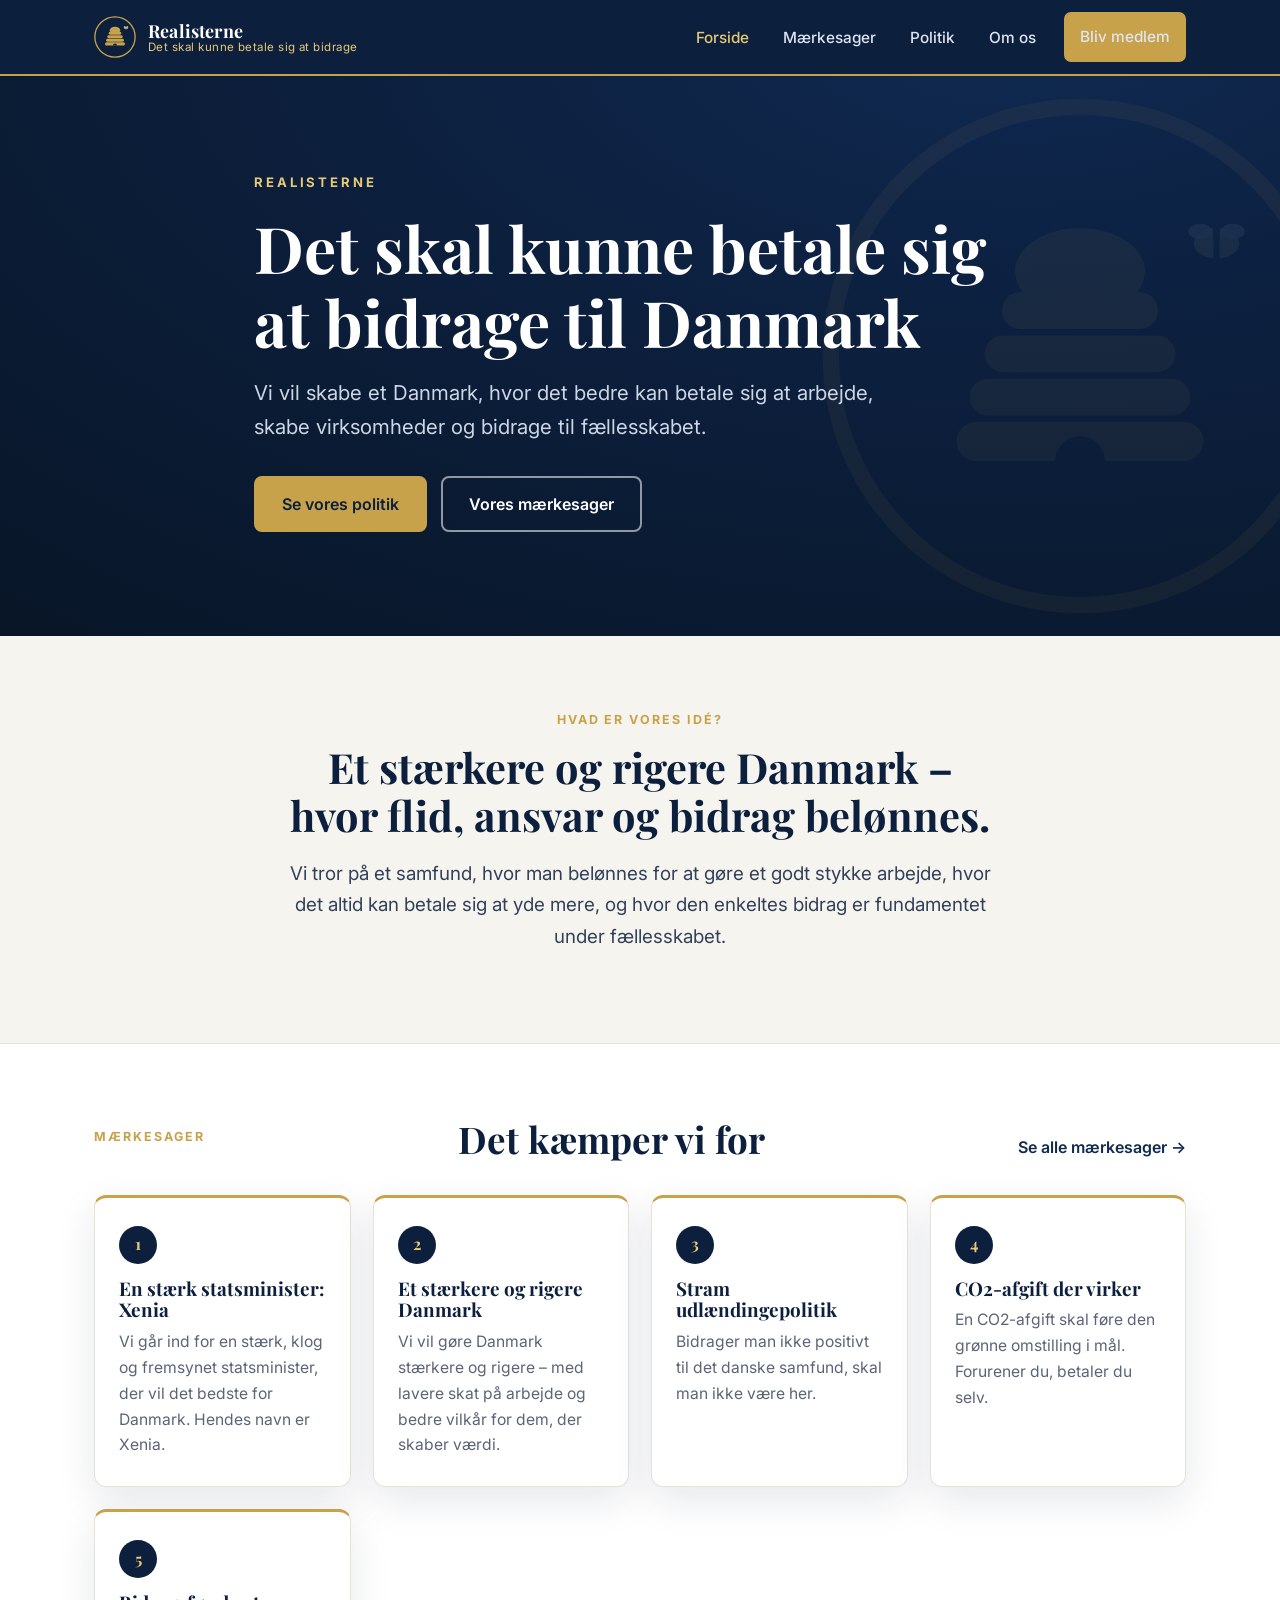
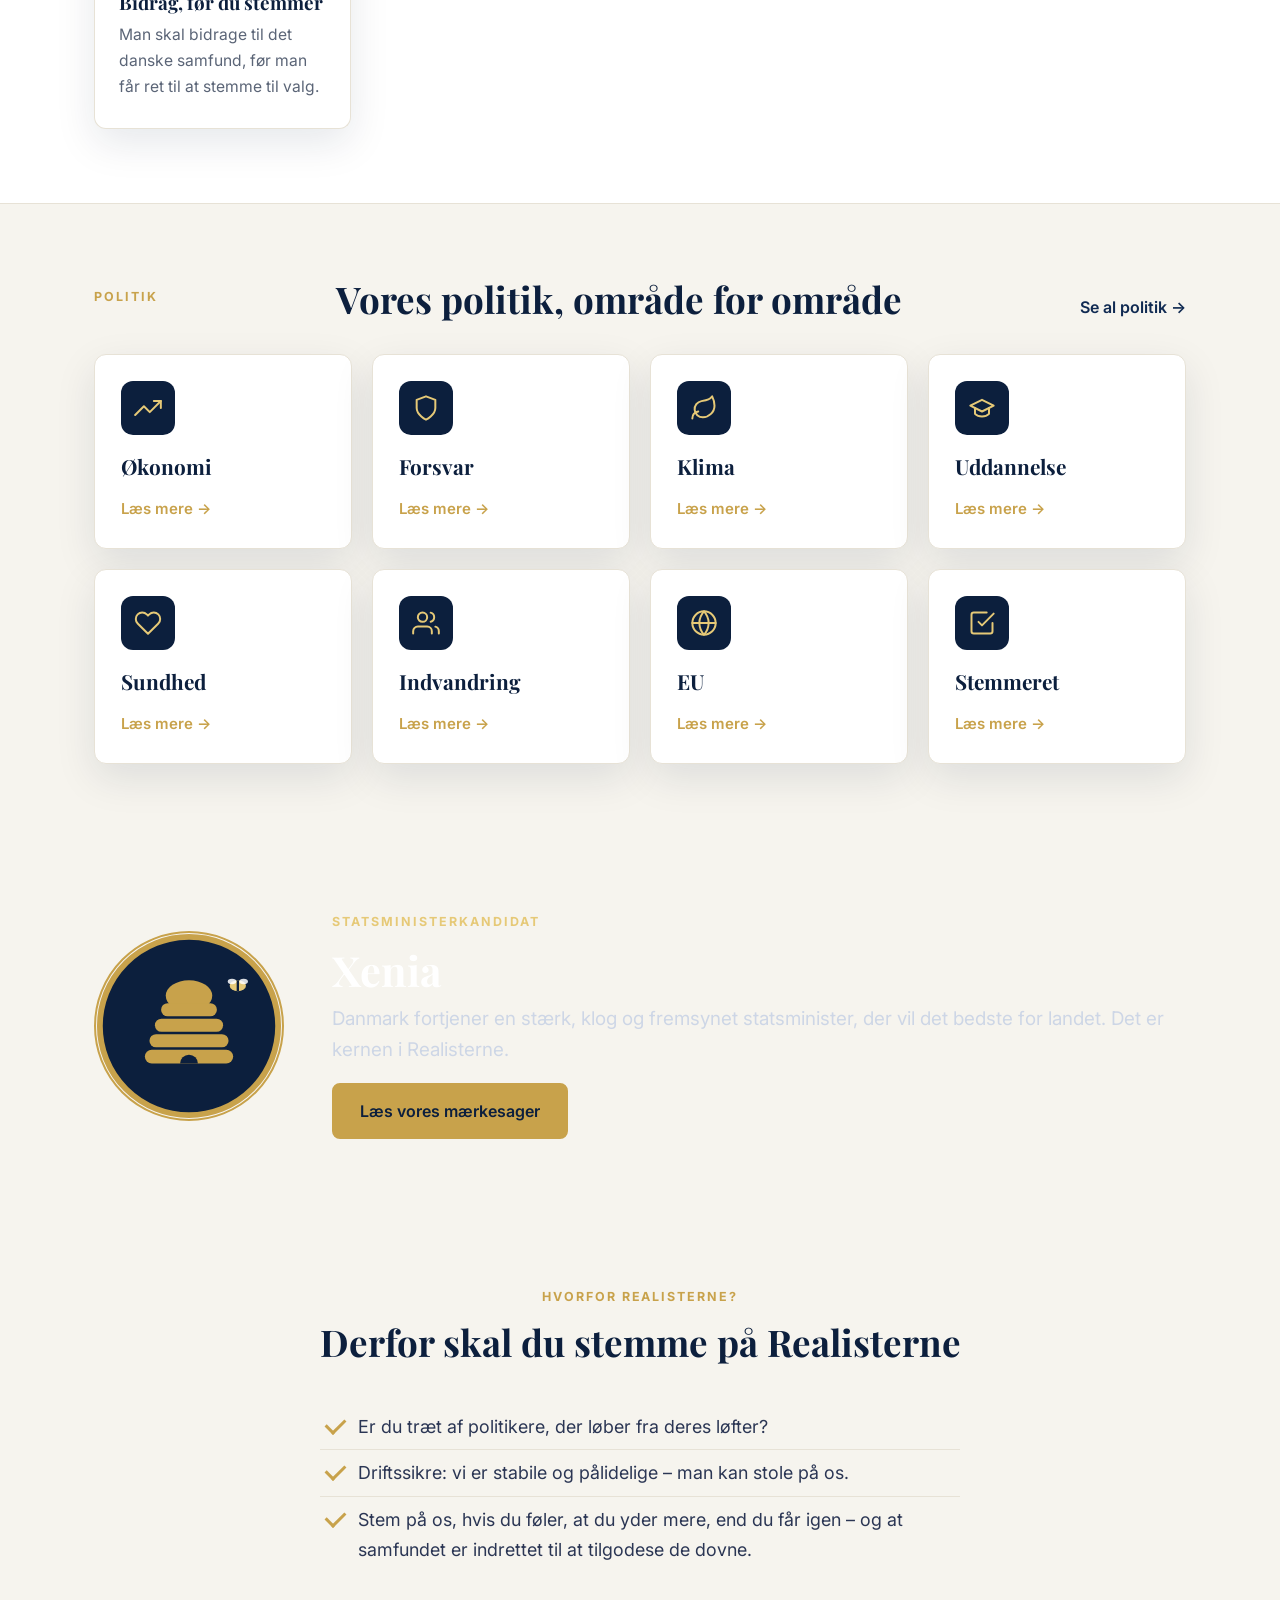
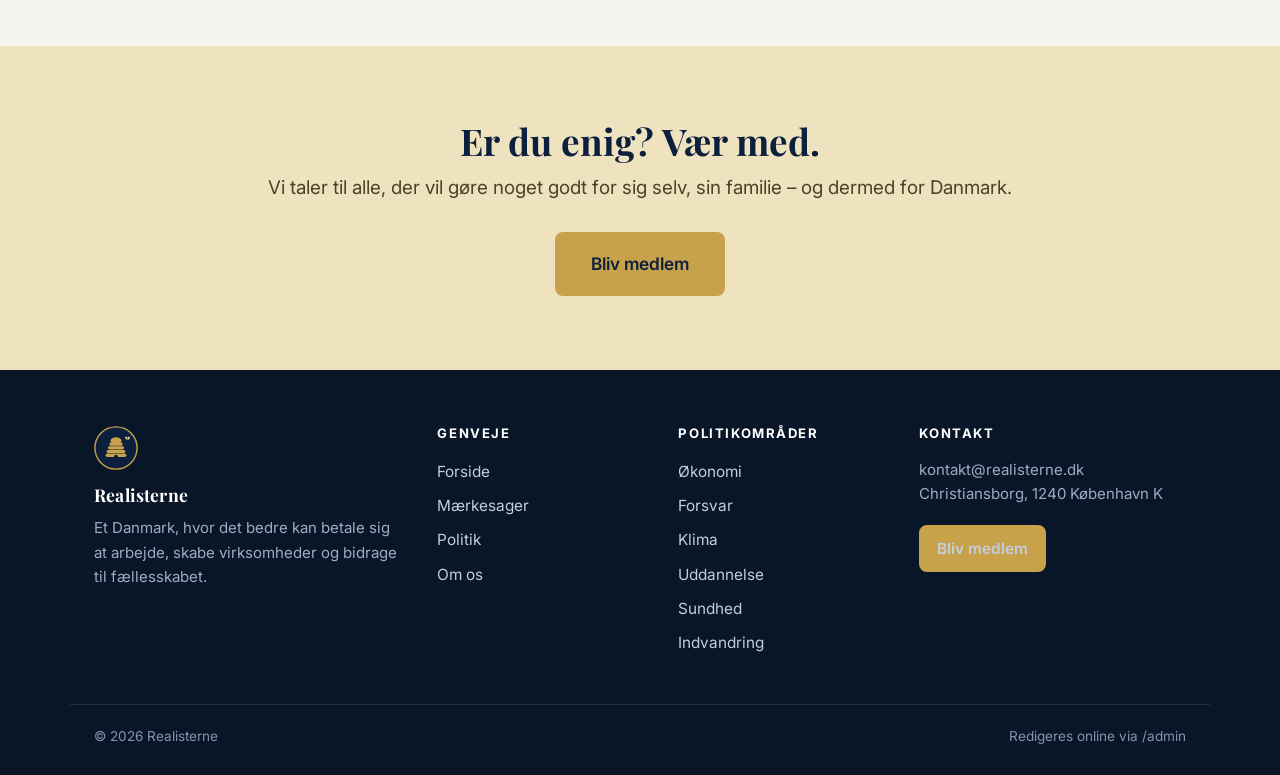
<file: index.html>
<!DOCTYPE html>
<html lang="da">
<head>
<meta charset="utf-8">
<meta name="viewport" content="width=device-width, initial-scale=1">
<meta name="description" content="Vi vil skabe et Danmark, hvor det bedre kan betale sig at arbejde, skabe virksomheder og bidrage til fællesskabet.">
<title>Forside | Realisterne</title>
<link rel="icon" href="assets/logo.svg">
<link rel="preconnect" href="https://fonts.googleapis.com">
<link rel="preconnect" href="https://fonts.gstatic.com" crossorigin>
<link href="https://fonts.googleapis.com/css2?family=Inter:wght@400;500;600;700&family=Playfair+Display:wght@600;700;800&display=swap" rel="stylesheet">
<link rel="stylesheet" href="style.css">
</head>
<body>
<header class="site-header"><div class="container header-inner"><a class="brand" href="index.html"><img class="logo-mark" src="assets/logo.svg" data-logo alt="Realisterne logo"><span class="brand-text"><span class="brand-name" data-site="partyName">Realisterne</span><span class="brand-tag" data-site="tagline">Det skal kunne betale sig at bidrage</span></span></a><button class="nav-toggle" aria-label="Åbn menu"><span></span><span></span><span></span></button><nav class="site-nav"><ul><li><a href="index.html" class="active" aria-current="page">Forside</a></li><li><a href="maerkesager.html">Mærkesager</a></li><li><a href="politik.html">Politik</a></li><li><a href="om-os.html">Om os</a></li><li class="nav-cta"><a class="btn btn-gold btn-sm" href="om-os.html#medlem">Bliv medlem</a></li></ul></nav></div></header>
<main>
<section class="hero"><div class="hero-crown"><img class="logo-mark" src="assets/logo.svg" aria-hidden="true"></div><div class="container hero-inner"><p class="eyebrow" data-site="heroEyebrow">Realisterne</p><h1 data-site="heroHeading">Det skal kunne betale sig at bidrage til Danmark</h1><p class="hero-sub" data-site="heroText">Vi vil skabe et Danmark, hvor det bedre kan betale sig at arbejde, skabe virksomheder og bidrage til fællesskabet.</p><div class="hero-actions"><a class="btn btn-gold" href="politik.html">Se vores politik</a><a class="btn btn-outline" href="maerkesager.html">Vores mærkesager</a></div></div></section><section class="section idea-section"><div class="container narrow center"><p class="kicker">Hvad er vores idé?</p><h2 class="big-quote" data-site="ideaHeading">Et stærkere og rigere Danmark – hvor flid, ansvar og bidrag belønnes.</h2><p class="lead" data-site="ideaText">Vi tror på et samfund, hvor man belønnes for at gøre et godt stykke arbejde, hvor det altid kan betale sig at yde mere, og hvor den enkeltes bidrag er fundamentet under fællesskabet.</p></div></section><section class="section section-alt"><div class="container"><div class="section-head"><p class="kicker">Mærkesager</p><h2>Det kæmper vi for</h2><a class="head-link" href="maerkesager.html">Se alle mærkesager &rarr;</a></div><div class="m-grid" id="maerkesager-teaser"><div class="m-card"><span class="m-num">1</span><h3>En stærk statsminister: Xenia</h3><p>Vi går ind for en stærk, klog og fremsynet statsminister, der vil det bedste for Danmark. Hendes navn er Xenia.</p></div><div class="m-card"><span class="m-num">2</span><h3>Et stærkere og rigere Danmark</h3><p>Vi vil gøre Danmark stærkere og rigere – med lavere skat på arbejde og bedre vilkår for dem, der skaber værdi.</p></div><div class="m-card"><span class="m-num">3</span><h3>Stram udlændingepolitik</h3><p>Bidrager man ikke positivt til det danske samfund, skal man ikke være her.</p></div><div class="m-card"><span class="m-num">4</span><h3>CO2-afgift der virker</h3><p>En CO2-afgift skal føre den grønne omstilling i mål. Forurener du, betaler du selv.</p></div><div class="m-card"><span class="m-num">5</span><h3>Bidrag, før du stemmer</h3><p>Man skal bidrage til det danske samfund, før man får ret til at stemme til valg.</p></div></div></div></section><section class="section"><div class="container"><div class="section-head"><p class="kicker">Politik</p><h2>Vores politik, område for område</h2><a class="head-link" href="politik.html">Se al politik &rarr;</a></div><div class="policy-grid" data-politik-grid><a class="policy-card" href="politik-oekonomi.html"><span class="policy-icon"><svg class="ico" viewBox="0 0 24 24" fill="none" stroke="currentColor" stroke-width="1.7" stroke-linecap="round" stroke-linejoin="round" aria-hidden="true"><polyline points="23 6 13.5 15.5 8.5 10.5 1 18"/><polyline points="17 6 23 6 23 12"/></svg></span><span class="policy-title">Økonomi</span><span class="policy-arrow">Læs mere &rarr;</span></a><a class="policy-card" href="politik-forsvar.html"><span class="policy-icon"><svg class="ico" viewBox="0 0 24 24" fill="none" stroke="currentColor" stroke-width="1.7" stroke-linecap="round" stroke-linejoin="round" aria-hidden="true"><path d="M12 22s8-4 8-10V5l-8-3-8 3v7c0 6 8 10 8 10z"/></svg></span><span class="policy-title">Forsvar</span><span class="policy-arrow">Læs mere &rarr;</span></a><a class="policy-card" href="politik-klima.html"><span class="policy-icon"><svg class="ico" viewBox="0 0 24 24" fill="none" stroke="currentColor" stroke-width="1.7" stroke-linecap="round" stroke-linejoin="round" aria-hidden="true"><path d="M11 20A7 7 0 0 1 9.8 6.1C15.5 5 17 4.48 19 2c1 2 2 4.18 2 8 0 5.5-4.78 10-10 10z"/><path d="M2 21c0-3 1.85-5.36 5.08-6"/></svg></span><span class="policy-title">Klima</span><span class="policy-arrow">Læs mere &rarr;</span></a><a class="policy-card" href="politik-uddannelse.html"><span class="policy-icon"><svg class="ico" viewBox="0 0 24 24" fill="none" stroke="currentColor" stroke-width="1.7" stroke-linecap="round" stroke-linejoin="round" aria-hidden="true"><path d="M22 10L12 5 2 10l10 5 10-5z"/><path d="M6 12v5c3 3 9 3 12 0v-5"/></svg></span><span class="policy-title">Uddannelse</span><span class="policy-arrow">Læs mere &rarr;</span></a><a class="policy-card" href="politik-sundhed.html"><span class="policy-icon"><svg class="ico" viewBox="0 0 24 24" fill="none" stroke="currentColor" stroke-width="1.7" stroke-linecap="round" stroke-linejoin="round" aria-hidden="true"><path d="M20.84 4.61a5.5 5.5 0 0 0-7.78 0L12 5.67l-1.06-1.06a5.5 5.5 0 0 0-7.78 7.78l1.06 1.06L12 21.23l7.78-7.78 1.06-1.06a5.5 5.5 0 0 0 0-7.78z"/></svg></span><span class="policy-title">Sundhed</span><span class="policy-arrow">Læs mere &rarr;</span></a><a class="policy-card" href="politik-indvandring.html"><span class="policy-icon"><svg class="ico" viewBox="0 0 24 24" fill="none" stroke="currentColor" stroke-width="1.7" stroke-linecap="round" stroke-linejoin="round" aria-hidden="true"><path d="M17 21v-2a4 4 0 0 0-4-4H5a4 4 0 0 0-4 4v2"/><circle cx="9" cy="7" r="4"/><path d="M23 21v-2a4 4 0 0 0-3-3.87"/><path d="M16 3.13a4 4 0 0 1 0 7.75"/></svg></span><span class="policy-title">Indvandring</span><span class="policy-arrow">Læs mere &rarr;</span></a><a class="policy-card" href="politik-eu.html"><span class="policy-icon"><svg class="ico" viewBox="0 0 24 24" fill="none" stroke="currentColor" stroke-width="1.7" stroke-linecap="round" stroke-linejoin="round" aria-hidden="true"><circle cx="12" cy="12" r="10"/><line x1="2" y1="12" x2="22" y2="12"/><path d="M12 2a15.3 15.3 0 0 1 4 10 15.3 15.3 0 0 1-4 10 15.3 15.3 0 0 1-4-10 15.3 15.3 0 0 1 4-10z"/></svg></span><span class="policy-title">EU</span><span class="policy-arrow">Læs mere &rarr;</span></a><a class="policy-card" href="politik-stemmeret.html"><span class="policy-icon"><svg class="ico" viewBox="0 0 24 24" fill="none" stroke="currentColor" stroke-width="1.7" stroke-linecap="round" stroke-linejoin="round" aria-hidden="true"><polyline points="9 11 12 14 22 4"/><path d="M21 12v7a2 2 0 0 1-2 2H5a2 2 0 0 1-2-2V5a2 2 0 0 1 2-2h11"/></svg></span><span class="policy-title">Stemmeret</span><span class="policy-arrow">Læs mere &rarr;</span></a></div></div></section><section class="section pm-section"><div class="container pm-inner"><div class="pm-badge"><img class="logo-mark" src="assets/logo.svg" aria-hidden="true"></div><div class="pm-text"><p class="kicker gold">Statsministerkandidat</p><h2 data-site="pmName">Xenia</h2><p class="lead" data-site="pmText">Danmark fortjener en stærk, klog og fremsynet statsminister, der vil det bedste for landet. Det er kernen i Realisterne.</p><a class="btn btn-gold" href="maerkesager.html">Læs vores mærkesager</a></div></div></section><section class="section"><div class="container narrow center"><p class="kicker">Hvorfor Realisterne?</p><h2 id="hvorfor-title">Derfor skal du stemme på Realisterne</h2><ul class="check-list hvorfor-list" id="hvorfor-list"><li>Er du træt af politikere, der løber fra deres løfter?</li><li>Driftssikre: vi er stabile og pålidelige – man kan stole på os.</li><li>Stem på os, hvis du føler, at du yder mere, end du får igen – og at samfundet er indrettet til at tilgodese de dovne.</li></ul></div></section><section class="section cta-band"><div class="container center"><h2>Er du enig? Vær med.</h2><p class="lead">Vi taler til alle, der vil gøre noget godt for sig selv, sin familie – og dermed for Danmark.</p><a class="btn btn-gold btn-lg" href="om-os.html#medlem">Bliv medlem</a></div></section>
</main>
<footer class="site-footer"><div class="container footer-grid"><div class="footer-brand"><img class="logo-mark" src="assets/logo.svg" data-logo alt="Realisterne logo"><p class="brand-name" data-site="partyName">Realisterne</p><p class="footer-mission" data-site="footerMission">Et Danmark, hvor det bedre kan betale sig at arbejde, skabe virksomheder og bidrage til fællesskabet.</p></div><div class="footer-col"><h4>Genveje</h4><ul><li><a href="index.html">Forside</a></li><li><a href="maerkesager.html">Mærkesager</a></li><li><a href="politik.html">Politik</a></li><li><a href="om-os.html">Om os</a></li></ul></div><div class="footer-col"><h4>Politikområder</h4><ul><li><a href="politik-oekonomi.html">Økonomi</a></li><li><a href="politik-forsvar.html">Forsvar</a></li><li><a href="politik-klima.html">Klima</a></li><li><a href="politik-uddannelse.html">Uddannelse</a></li><li><a href="politik-sundhed.html">Sundhed</a></li><li><a href="politik-indvandring.html">Indvandring</a></li></ul></div><div class="footer-col"><h4>Kontakt</h4><p><span data-site="contactEmail">kontakt@realisterne.dk</span><br><span data-site="contactAddress">Christiansborg, 1240 København K</span></p><a class="btn btn-gold btn-sm" href="om-os.html#medlem">Bliv medlem</a></div></div><div class="footer-bottom container"><span>© 2026 <span data-site="partyName">Realisterne</span></span><span>Redigeres online via /admin</span></div></footer>
<script>var t=document.querySelector('.nav-toggle');if(t){t.addEventListener('click',function(){document.querySelector('.site-nav').classList.toggle('open');this.classList.toggle('active');});}</script>
<script src="js/render.js" defer></script>
</body>
</html>
</file>
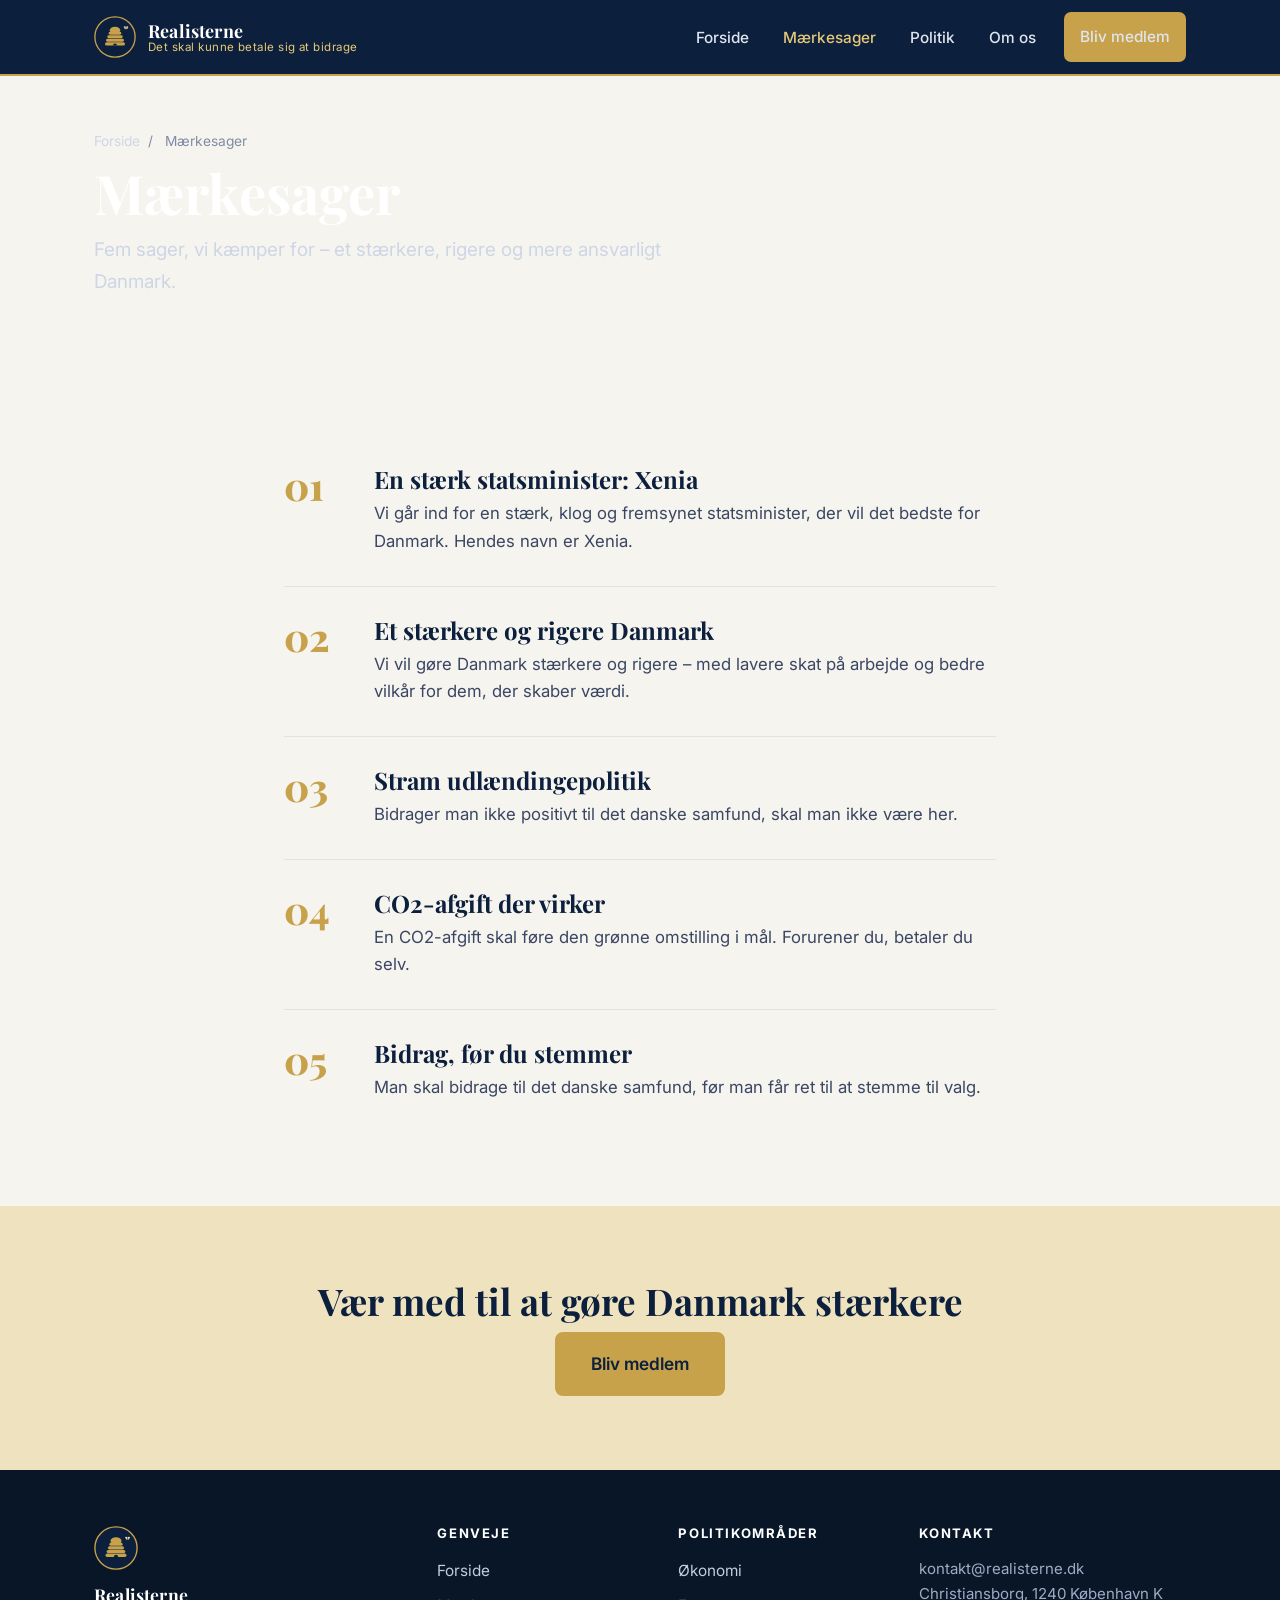
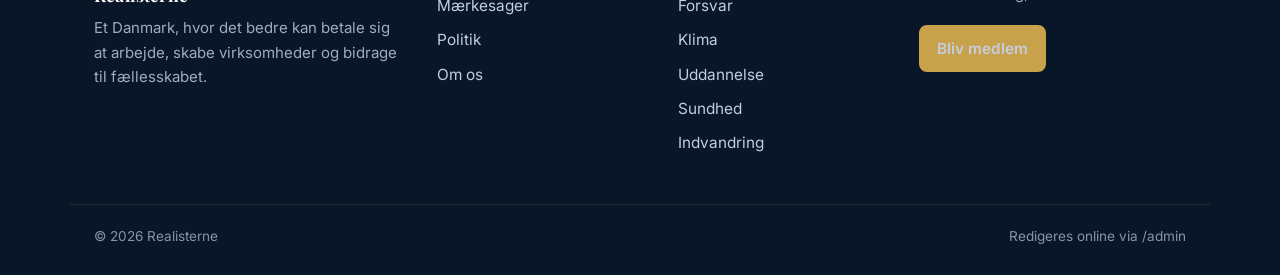
<file: maerkesager.html>
<!DOCTYPE html>
<html lang="da">
<head>
<meta charset="utf-8">
<meta name="viewport" content="width=device-width, initial-scale=1">
<meta name="description" content="Realisternes fem mærkesager.">
<title>Mærkesager | Realisterne</title>
<link rel="icon" href="assets/logo.svg">
<link rel="preconnect" href="https://fonts.googleapis.com">
<link rel="preconnect" href="https://fonts.gstatic.com" crossorigin>
<link href="https://fonts.googleapis.com/css2?family=Inter:wght@400;500;600;700&family=Playfair+Display:wght@600;700;800&display=swap" rel="stylesheet">
<link rel="stylesheet" href="style.css">
</head>
<body>
<header class="site-header"><div class="container header-inner"><a class="brand" href="index.html"><img class="logo-mark" src="assets/logo.svg" data-logo alt="Realisterne logo"><span class="brand-text"><span class="brand-name" data-site="partyName">Realisterne</span><span class="brand-tag" data-site="tagline">Det skal kunne betale sig at bidrage</span></span></a><button class="nav-toggle" aria-label="Åbn menu"><span></span><span></span><span></span></button><nav class="site-nav"><ul><li><a href="index.html">Forside</a></li><li><a href="maerkesager.html" class="active" aria-current="page">Mærkesager</a></li><li><a href="politik.html">Politik</a></li><li><a href="om-os.html">Om os</a></li><li class="nav-cta"><a class="btn btn-gold btn-sm" href="om-os.html#medlem">Bliv medlem</a></li></ul></nav></div></header>
<main>
<div class="page-hero"><div class="container"><nav class="crumbs"><a href="index.html">Forside</a> <span>/</span> <span>Mærkesager</span></nav><h1>Mærkesager</h1><p class="lead">Fem sager, vi kæmper for – et stærkere, rigere og mere ansvarligt Danmark.</p></div></div><section class="section"><div class="container narrow" id="maerkesager-list"><div class="ms-row"><div class="ms-num">01</div><div class="ms-body"><h2>En stærk statsminister: Xenia</h2><p>Vi går ind for en stærk, klog og fremsynet statsminister, der vil det bedste for Danmark. Hendes navn er Xenia.</p></div></div><div class="ms-row"><div class="ms-num">02</div><div class="ms-body"><h2>Et stærkere og rigere Danmark</h2><p>Vi vil gøre Danmark stærkere og rigere – med lavere skat på arbejde og bedre vilkår for dem, der skaber værdi.</p></div></div><div class="ms-row"><div class="ms-num">03</div><div class="ms-body"><h2>Stram udlændingepolitik</h2><p>Bidrager man ikke positivt til det danske samfund, skal man ikke være her.</p></div></div><div class="ms-row"><div class="ms-num">04</div><div class="ms-body"><h2>CO2-afgift der virker</h2><p>En CO2-afgift skal føre den grønne omstilling i mål. Forurener du, betaler du selv.</p></div></div><div class="ms-row"><div class="ms-num">05</div><div class="ms-body"><h2>Bidrag, før du stemmer</h2><p>Man skal bidrage til det danske samfund, før man får ret til at stemme til valg.</p></div></div></div></section><section class="section cta-band"><div class="container center"><h2>Vær med til at gøre Danmark stærkere</h2><a class="btn btn-gold btn-lg" href="om-os.html#medlem">Bliv medlem</a></div></section>
</main>
<footer class="site-footer"><div class="container footer-grid"><div class="footer-brand"><img class="logo-mark" src="assets/logo.svg" data-logo alt="Realisterne logo"><p class="brand-name" data-site="partyName">Realisterne</p><p class="footer-mission" data-site="footerMission">Et Danmark, hvor det bedre kan betale sig at arbejde, skabe virksomheder og bidrage til fællesskabet.</p></div><div class="footer-col"><h4>Genveje</h4><ul><li><a href="index.html">Forside</a></li><li><a href="maerkesager.html">Mærkesager</a></li><li><a href="politik.html">Politik</a></li><li><a href="om-os.html">Om os</a></li></ul></div><div class="footer-col"><h4>Politikområder</h4><ul><li><a href="politik-oekonomi.html">Økonomi</a></li><li><a href="politik-forsvar.html">Forsvar</a></li><li><a href="politik-klima.html">Klima</a></li><li><a href="politik-uddannelse.html">Uddannelse</a></li><li><a href="politik-sundhed.html">Sundhed</a></li><li><a href="politik-indvandring.html">Indvandring</a></li></ul></div><div class="footer-col"><h4>Kontakt</h4><p><span data-site="contactEmail">kontakt@realisterne.dk</span><br><span data-site="contactAddress">Christiansborg, 1240 København K</span></p><a class="btn btn-gold btn-sm" href="om-os.html#medlem">Bliv medlem</a></div></div><div class="footer-bottom container"><span>© 2026 <span data-site="partyName">Realisterne</span></span><span>Redigeres online via /admin</span></div></footer>
<script>var t=document.querySelector('.nav-toggle');if(t){t.addEventListener('click',function(){document.querySelector('.site-nav').classList.toggle('open');this.classList.toggle('active');});}</script>
<script src="js/render.js" defer></script>
</body>
</html>
</file>
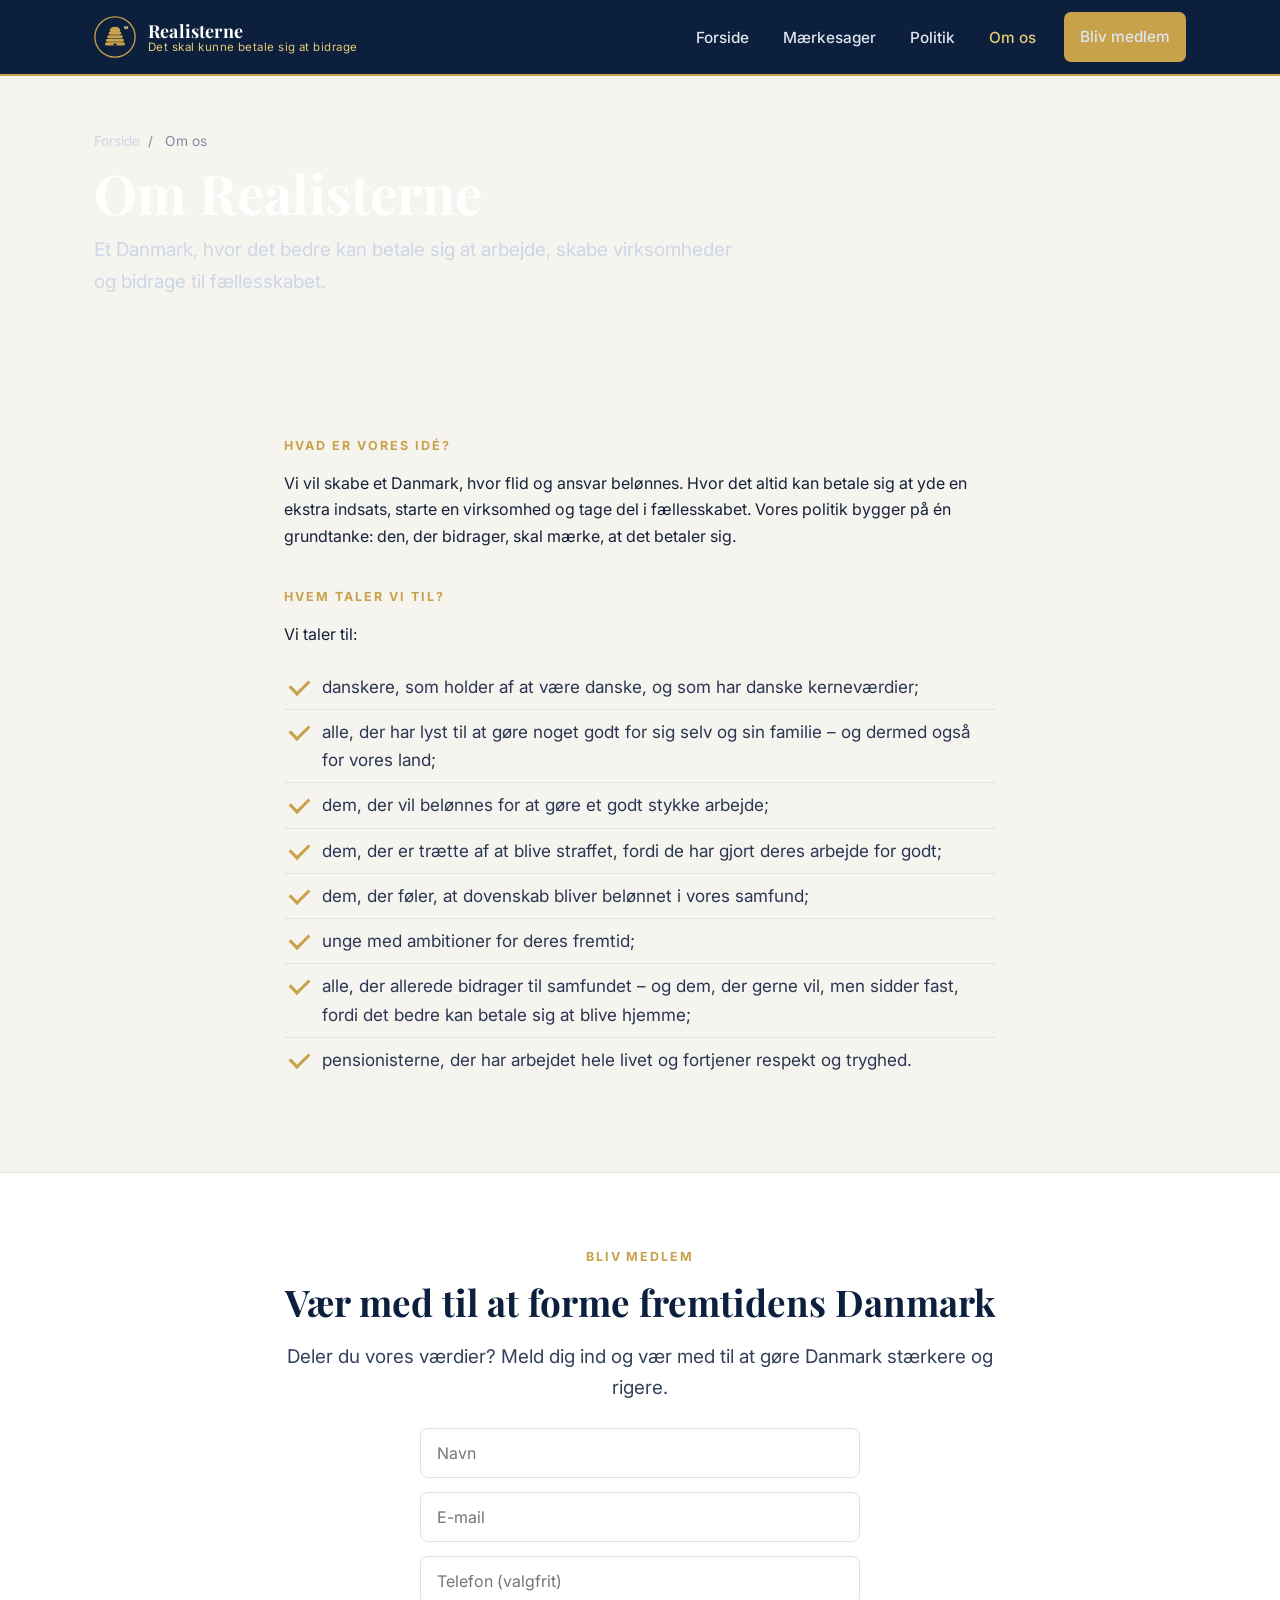
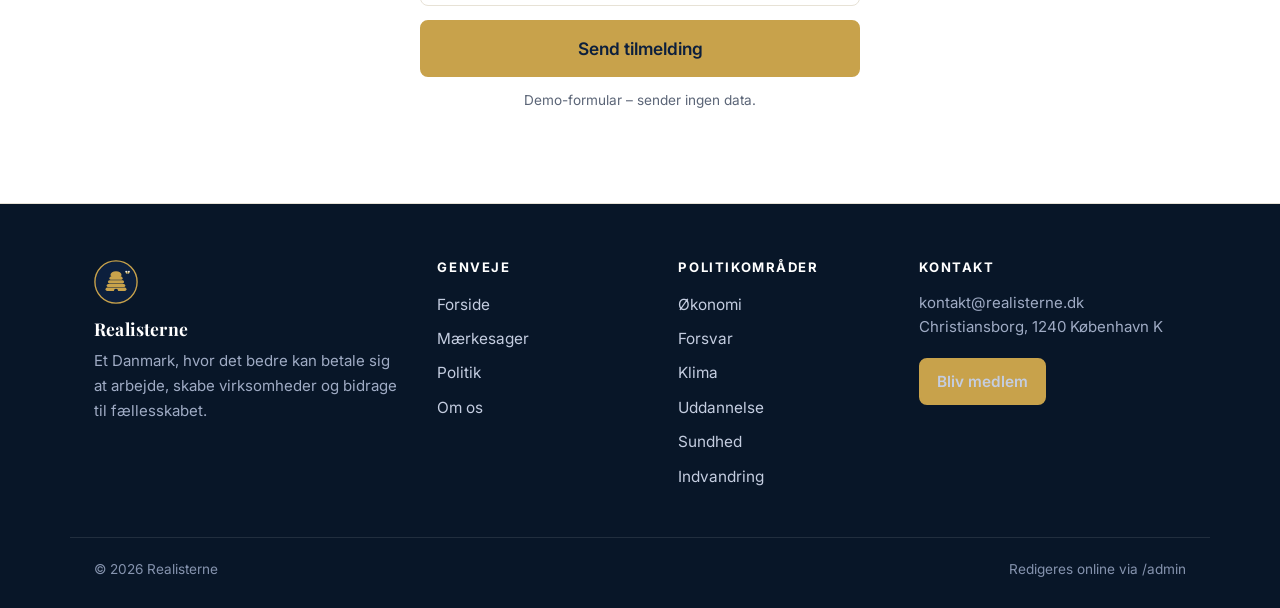
<file: om-os.html>
<!DOCTYPE html>
<html lang="da">
<head>
<meta charset="utf-8">
<meta name="viewport" content="width=device-width, initial-scale=1">
<meta name="description" content="Om Realisterne – vores idé og hvem vi taler til.">
<title>Om os | Realisterne</title>
<link rel="icon" href="assets/logo.svg">
<link rel="preconnect" href="https://fonts.googleapis.com">
<link rel="preconnect" href="https://fonts.gstatic.com" crossorigin>
<link href="https://fonts.googleapis.com/css2?family=Inter:wght@400;500;600;700&family=Playfair+Display:wght@600;700;800&display=swap" rel="stylesheet">
<link rel="stylesheet" href="style.css">
</head>
<body>
<header class="site-header"><div class="container header-inner"><a class="brand" href="index.html"><img class="logo-mark" src="assets/logo.svg" data-logo alt="Realisterne logo"><span class="brand-text"><span class="brand-name" data-site="partyName">Realisterne</span><span class="brand-tag" data-site="tagline">Det skal kunne betale sig at bidrage</span></span></a><button class="nav-toggle" aria-label="Åbn menu"><span></span><span></span><span></span></button><nav class="site-nav"><ul><li><a href="index.html">Forside</a></li><li><a href="maerkesager.html">Mærkesager</a></li><li><a href="politik.html">Politik</a></li><li><a href="om-os.html" class="active" aria-current="page">Om os</a></li><li class="nav-cta"><a class="btn btn-gold btn-sm" href="om-os.html#medlem">Bliv medlem</a></li></ul></nav></div></header>
<main>
<div class="page-hero"><div class="container"><nav class="crumbs"><a href="index.html">Forside</a> <span>/</span> <span>Om os</span></nav><h1>Om Realisterne</h1><p class="lead" data-site="footerMission">Et Danmark, hvor det bedre kan betale sig at arbejde, skabe virksomheder og bidrage til fællesskabet.</p></div></div><section class="section"><div class="container narrow"><p class="kicker">Hvad er vores idé?</p><p>Vi vil skabe et Danmark, hvor flid og ansvar belønnes. Hvor det altid kan betale sig at yde en ekstra indsats, starte en virksomhed og tage del i fællesskabet. Vores politik bygger på én grundtanke: den, der bidrager, skal mærke, at det betaler sig.</p><p class="kicker" style="margin-top:2.4rem">Hvem taler vi til?</p><p>Vi taler til:</p><ul class="check-list"><li>danskere, som holder af at være danske, og som har danske kerneværdier;</li><li>alle, der har lyst til at gøre noget godt for sig selv og sin familie – og dermed også for vores land;</li><li>dem, der vil belønnes for at gøre et godt stykke arbejde;</li><li>dem, der er trætte af at blive straffet, fordi de har gjort deres arbejde for godt;</li><li>dem, der føler, at dovenskab bliver belønnet i vores samfund;</li><li>unge med ambitioner for deres fremtid;</li><li>alle, der allerede bidrager til samfundet – og dem, der gerne vil, men sidder fast, fordi det bedre kan betale sig at blive hjemme;</li><li>pensionisterne, der har arbejdet hele livet og fortjener respekt og tryghed.</li></ul></div></section><section id="medlem" class="section section-alt"><div class="container narrow center"><p class="kicker">Bliv medlem</p><h2>Vær med til at forme fremtidens Danmark</h2><p class="lead">Deler du vores værdier? Meld dig ind og vær med til at gøre Danmark stærkere og rigere.</p><form class="join-form" onsubmit="return false;"><div class="form-row"><input type="text" placeholder="Navn" aria-label="Navn"></div><div class="form-row"><input type="email" placeholder="E-mail" aria-label="E-mail"></div><div class="form-row"><input type="tel" placeholder="Telefon (valgfrit)" aria-label="Telefon"></div><button class="btn btn-gold btn-lg btn-block" type="submit">Send tilmelding</button><p class="form-note">Demo-formular – sender ingen data.</p></form></div></section>
</main>
<footer class="site-footer"><div class="container footer-grid"><div class="footer-brand"><img class="logo-mark" src="assets/logo.svg" data-logo alt="Realisterne logo"><p class="brand-name" data-site="partyName">Realisterne</p><p class="footer-mission" data-site="footerMission">Et Danmark, hvor det bedre kan betale sig at arbejde, skabe virksomheder og bidrage til fællesskabet.</p></div><div class="footer-col"><h4>Genveje</h4><ul><li><a href="index.html">Forside</a></li><li><a href="maerkesager.html">Mærkesager</a></li><li><a href="politik.html">Politik</a></li><li><a href="om-os.html">Om os</a></li></ul></div><div class="footer-col"><h4>Politikområder</h4><ul><li><a href="politik-oekonomi.html">Økonomi</a></li><li><a href="politik-forsvar.html">Forsvar</a></li><li><a href="politik-klima.html">Klima</a></li><li><a href="politik-uddannelse.html">Uddannelse</a></li><li><a href="politik-sundhed.html">Sundhed</a></li><li><a href="politik-indvandring.html">Indvandring</a></li></ul></div><div class="footer-col"><h4>Kontakt</h4><p><span data-site="contactEmail">kontakt@realisterne.dk</span><br><span data-site="contactAddress">Christiansborg, 1240 København K</span></p><a class="btn btn-gold btn-sm" href="om-os.html#medlem">Bliv medlem</a></div></div><div class="footer-bottom container"><span>© 2026 <span data-site="partyName">Realisterne</span></span><span>Redigeres online via /admin</span></div></footer>
<script>var t=document.querySelector('.nav-toggle');if(t){t.addEventListener('click',function(){document.querySelector('.site-nav').classList.toggle('open');this.classList.toggle('active');});}</script>
<script src="js/render.js" defer></script>
</body>
</html>
</file>
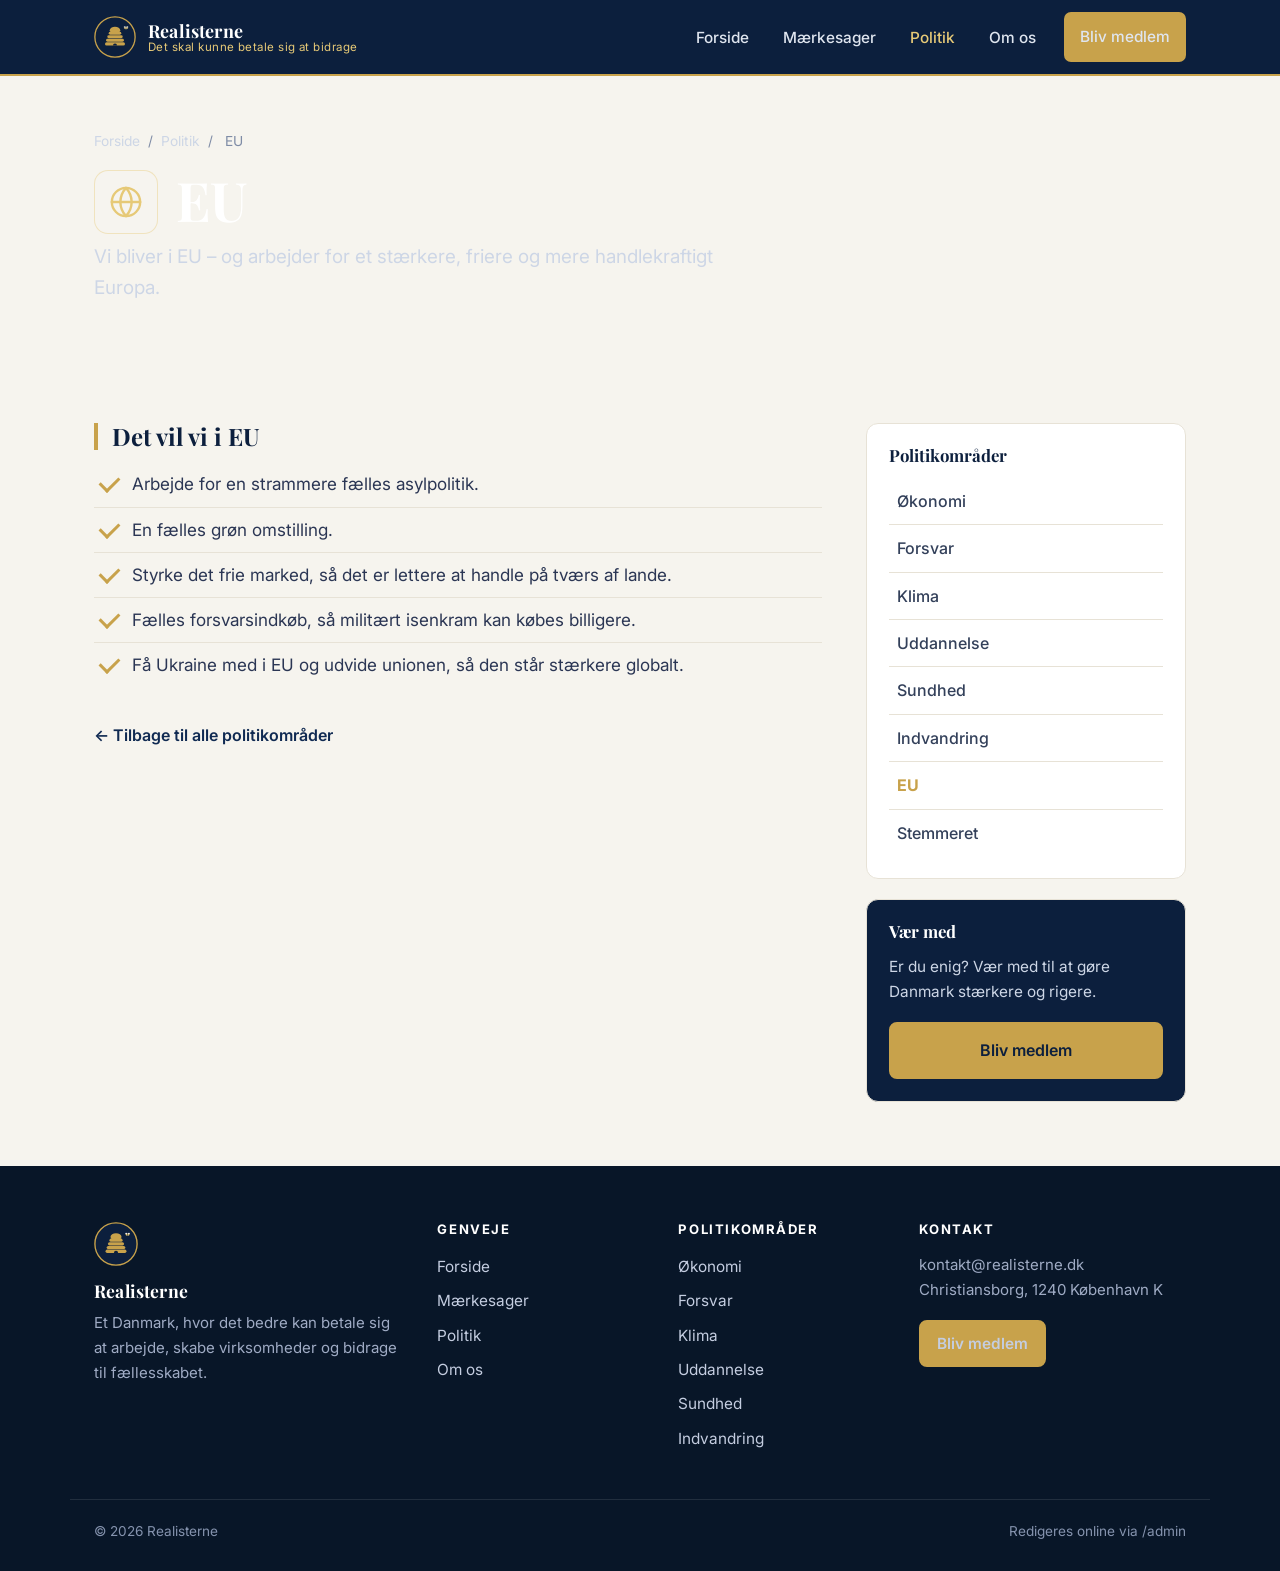
<file: politik-eu.html>
<!DOCTYPE html>
<html lang="da">
<head>
<meta charset="utf-8">
<meta name="viewport" content="width=device-width, initial-scale=1">
<meta name="description" content="Vi bliver i EU – og arbejder for et stærkere, friere og mere handlekraftigt Europa.">
<title>EU | Realisterne</title>
<link rel="icon" href="assets/logo.svg">
<link rel="preconnect" href="https://fonts.googleapis.com">
<link rel="preconnect" href="https://fonts.gstatic.com" crossorigin>
<link href="https://fonts.googleapis.com/css2?family=Inter:wght@400;500;600;700&family=Playfair+Display:wght@600;700;800&display=swap" rel="stylesheet">
<link rel="stylesheet" href="style.css">
</head>
<body>
<header class="site-header"><div class="container header-inner"><a class="brand" href="index.html"><img class="logo-mark" src="assets/logo.svg" data-logo alt="Realisterne logo"><span class="brand-text"><span class="brand-name" data-site="partyName">Realisterne</span><span class="brand-tag" data-site="tagline">Det skal kunne betale sig at bidrage</span></span></a><button class="nav-toggle" aria-label="Åbn menu"><span></span><span></span><span></span></button><nav class="site-nav"><ul><li><a href="index.html">Forside</a></li><li><a href="maerkesager.html">Mærkesager</a></li><li><a href="politik.html" class="active" aria-current="page">Politik</a></li><li><a href="om-os.html">Om os</a></li><li class="nav-cta"><a class="btn btn-gold btn-sm" href="om-os.html#medlem">Bliv medlem</a></li></ul></nav></div></header>
<main>
<div class="page-hero policy-page-hero"><div class="container"><nav class="crumbs"><a href="index.html">Forside</a> <span>/</span> <a href="politik.html">Politik</a> <span>/</span> <span data-politik-title>EU</span></nav><div class="policy-hero-head"><span class="policy-hero-icon" data-politik-icon><svg class="ico-lg" viewBox="0 0 24 24" fill="none" stroke="currentColor" stroke-width="1.7" stroke-linecap="round" stroke-linejoin="round" aria-hidden="true"><circle cx="12" cy="12" r="10"/><line x1="2" y1="12" x2="22" y2="12"/><path d="M12 2a15.3 15.3 0 0 1 4 10 15.3 15.3 0 0 1-4 10 15.3 15.3 0 0 1-4-10 15.3 15.3 0 0 1 4-10z"/></svg></span><h1 data-politik-title>EU</h1></div><p class="lead" data-politik-lead>Vi bliver i EU – og arbejder for et stærkere, friere og mere handlekraftigt Europa.</p></div></div><div class="container policy-layout"><div class="policy-main" data-politik-detail="eu"><div data-politik-blocks><section class="policy-block"><h2>Det vil vi i EU</h2><ul class="check-list"><li>Arbejde for en strammere fælles asylpolitik.</li><li>En fælles grøn omstilling.</li><li>Styrke det frie marked, så det er lettere at handle på tværs af lande.</li><li>Fælles forsvarsindkøb, så militært isenkram kan købes billigere.</li><li>Få Ukraine med i EU og udvide unionen, så den står stærkere globalt.</li></ul></section></div><div class="policy-foot-cta"><a class="link-back" href="politik.html">&larr; Tilbage til alle politikområder</a></div></div><aside class="policy-sidebar"><div class="sidebar-card"><h3>Politikområder</h3><ul><li><a href="politik-oekonomi.html">Økonomi</a></li><li><a href="politik-forsvar.html">Forsvar</a></li><li><a href="politik-klima.html">Klima</a></li><li><a href="politik-uddannelse.html">Uddannelse</a></li><li><a href="politik-sundhed.html">Sundhed</a></li><li><a href="politik-indvandring.html">Indvandring</a></li><li class="active"><a href="politik-eu.html">EU</a></li><li><a href="politik-stemmeret.html">Stemmeret</a></li></ul></div><div class="sidebar-cta"><h3>Vær med</h3><p>Er du enig? Vær med til at gøre Danmark stærkere og rigere.</p><a class="btn btn-gold btn-block" href="om-os.html#medlem">Bliv medlem</a></div></aside></div>
</main>
<footer class="site-footer"><div class="container footer-grid"><div class="footer-brand"><img class="logo-mark" src="assets/logo.svg" data-logo alt="Realisterne logo"><p class="brand-name" data-site="partyName">Realisterne</p><p class="footer-mission" data-site="footerMission">Et Danmark, hvor det bedre kan betale sig at arbejde, skabe virksomheder og bidrage til fællesskabet.</p></div><div class="footer-col"><h4>Genveje</h4><ul><li><a href="index.html">Forside</a></li><li><a href="maerkesager.html">Mærkesager</a></li><li><a href="politik.html">Politik</a></li><li><a href="om-os.html">Om os</a></li></ul></div><div class="footer-col"><h4>Politikområder</h4><ul><li><a href="politik-oekonomi.html">Økonomi</a></li><li><a href="politik-forsvar.html">Forsvar</a></li><li><a href="politik-klima.html">Klima</a></li><li><a href="politik-uddannelse.html">Uddannelse</a></li><li><a href="politik-sundhed.html">Sundhed</a></li><li><a href="politik-indvandring.html">Indvandring</a></li></ul></div><div class="footer-col"><h4>Kontakt</h4><p><span data-site="contactEmail">kontakt@realisterne.dk</span><br><span data-site="contactAddress">Christiansborg, 1240 København K</span></p><a class="btn btn-gold btn-sm" href="om-os.html#medlem">Bliv medlem</a></div></div><div class="footer-bottom container"><span>© 2026 <span data-site="partyName">Realisterne</span></span><span>Redigeres online via /admin</span></div></footer>
<script>var t=document.querySelector('.nav-toggle');if(t){t.addEventListener('click',function(){document.querySelector('.site-nav').classList.toggle('open');this.classList.toggle('active');});}</script>
<script src="js/render.js" defer></script>
</body>
</html>
</file>
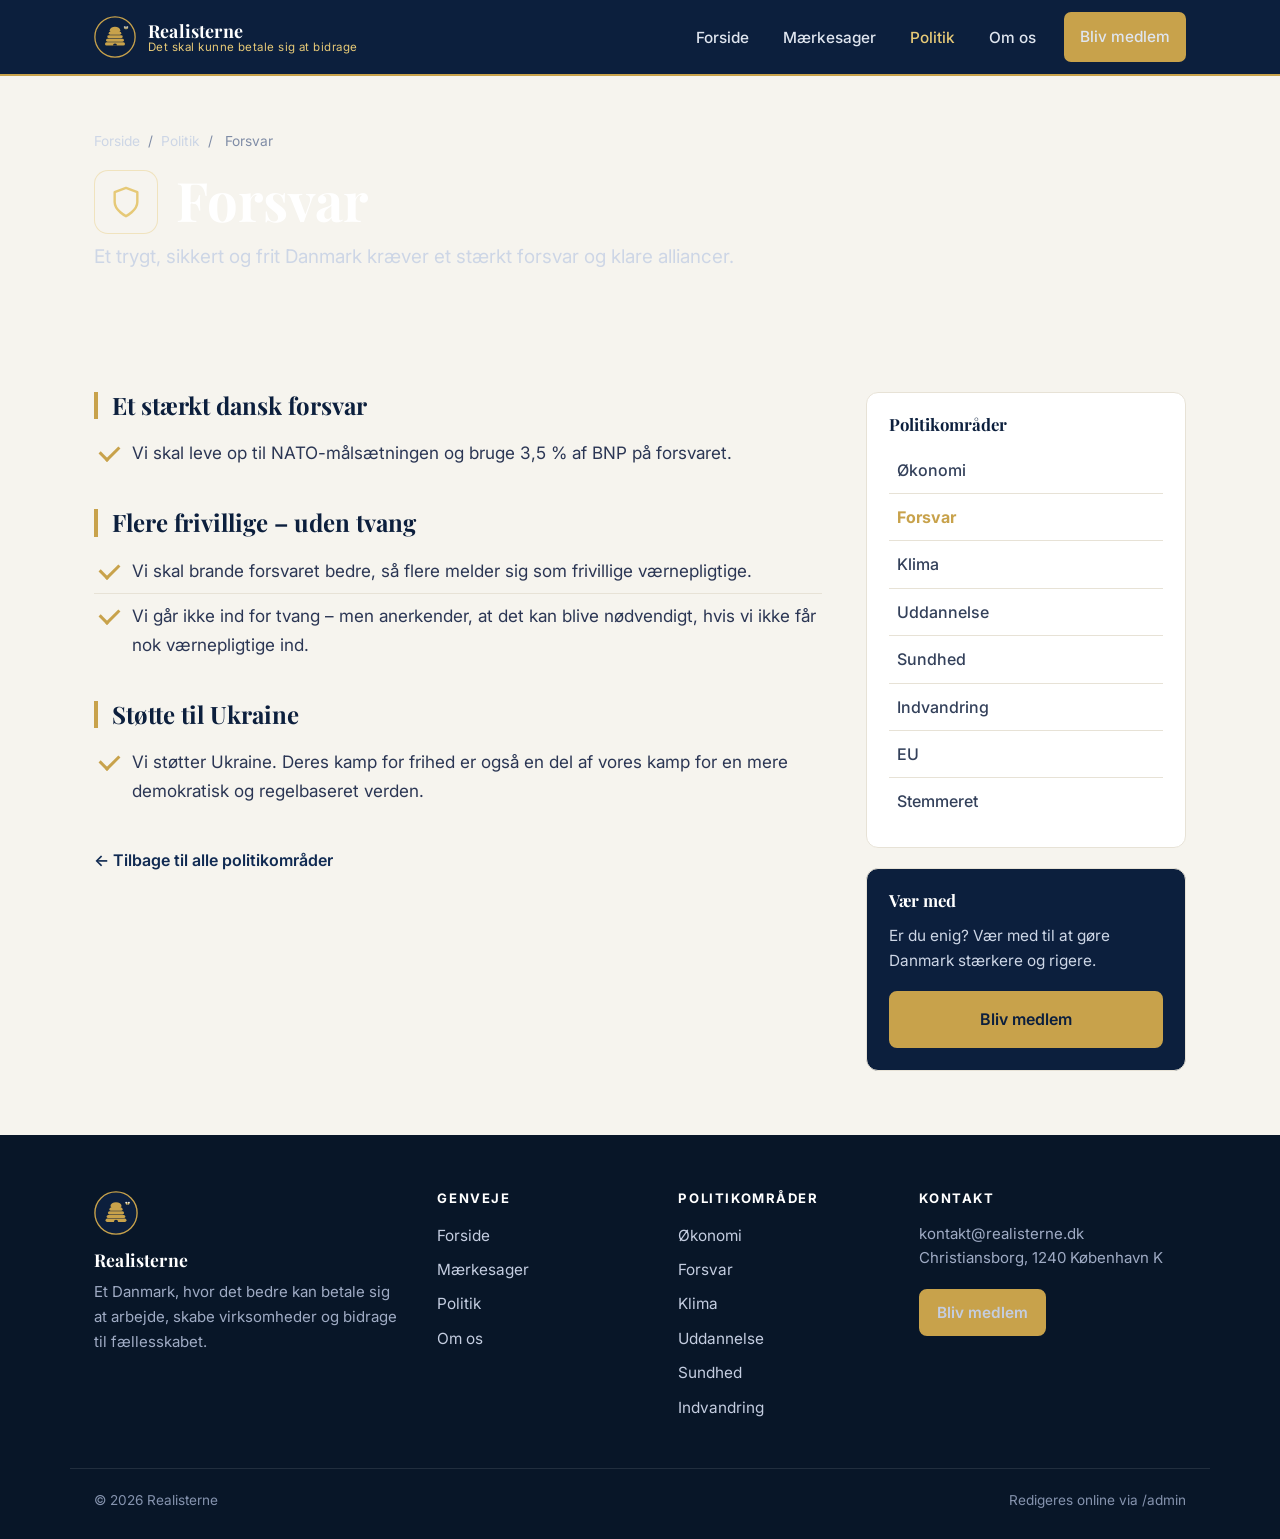
<file: politik-forsvar.html>
<!DOCTYPE html>
<html lang="da">
<head>
<meta charset="utf-8">
<meta name="viewport" content="width=device-width, initial-scale=1">
<meta name="description" content="Et trygt, sikkert og frit Danmark kræver et stærkt forsvar og klare alliancer.">
<title>Forsvar | Realisterne</title>
<link rel="icon" href="assets/logo.svg">
<link rel="preconnect" href="https://fonts.googleapis.com">
<link rel="preconnect" href="https://fonts.gstatic.com" crossorigin>
<link href="https://fonts.googleapis.com/css2?family=Inter:wght@400;500;600;700&family=Playfair+Display:wght@600;700;800&display=swap" rel="stylesheet">
<link rel="stylesheet" href="style.css">
</head>
<body>
<header class="site-header"><div class="container header-inner"><a class="brand" href="index.html"><img class="logo-mark" src="assets/logo.svg" data-logo alt="Realisterne logo"><span class="brand-text"><span class="brand-name" data-site="partyName">Realisterne</span><span class="brand-tag" data-site="tagline">Det skal kunne betale sig at bidrage</span></span></a><button class="nav-toggle" aria-label="Åbn menu"><span></span><span></span><span></span></button><nav class="site-nav"><ul><li><a href="index.html">Forside</a></li><li><a href="maerkesager.html">Mærkesager</a></li><li><a href="politik.html" class="active" aria-current="page">Politik</a></li><li><a href="om-os.html">Om os</a></li><li class="nav-cta"><a class="btn btn-gold btn-sm" href="om-os.html#medlem">Bliv medlem</a></li></ul></nav></div></header>
<main>
<div class="page-hero policy-page-hero"><div class="container"><nav class="crumbs"><a href="index.html">Forside</a> <span>/</span> <a href="politik.html">Politik</a> <span>/</span> <span data-politik-title>Forsvar</span></nav><div class="policy-hero-head"><span class="policy-hero-icon" data-politik-icon><svg class="ico-lg" viewBox="0 0 24 24" fill="none" stroke="currentColor" stroke-width="1.7" stroke-linecap="round" stroke-linejoin="round" aria-hidden="true"><path d="M12 22s8-4 8-10V5l-8-3-8 3v7c0 6 8 10 8 10z"/></svg></span><h1 data-politik-title>Forsvar</h1></div><p class="lead" data-politik-lead>Et trygt, sikkert og frit Danmark kræver et stærkt forsvar og klare alliancer.</p></div></div><div class="container policy-layout"><div class="policy-main" data-politik-detail="forsvar"><div data-politik-blocks><section class="policy-block"><h2>Et stærkt dansk forsvar</h2><ul class="check-list"><li>Vi skal leve op til NATO-målsætningen og bruge 3,5 % af BNP på forsvaret.</li></ul></section><section class="policy-block"><h2>Flere frivillige – uden tvang</h2><ul class="check-list"><li>Vi skal brande forsvaret bedre, så flere melder sig som frivillige værnepligtige.</li><li>Vi går ikke ind for tvang – men anerkender, at det kan blive nødvendigt, hvis vi ikke får nok værnepligtige ind.</li></ul></section><section class="policy-block"><h2>Støtte til Ukraine</h2><ul class="check-list"><li>Vi støtter Ukraine. Deres kamp for frihed er også en del af vores kamp for en mere demokratisk og regelbaseret verden.</li></ul></section></div><div class="policy-foot-cta"><a class="link-back" href="politik.html">&larr; Tilbage til alle politikområder</a></div></div><aside class="policy-sidebar"><div class="sidebar-card"><h3>Politikområder</h3><ul><li><a href="politik-oekonomi.html">Økonomi</a></li><li class="active"><a href="politik-forsvar.html">Forsvar</a></li><li><a href="politik-klima.html">Klima</a></li><li><a href="politik-uddannelse.html">Uddannelse</a></li><li><a href="politik-sundhed.html">Sundhed</a></li><li><a href="politik-indvandring.html">Indvandring</a></li><li><a href="politik-eu.html">EU</a></li><li><a href="politik-stemmeret.html">Stemmeret</a></li></ul></div><div class="sidebar-cta"><h3>Vær med</h3><p>Er du enig? Vær med til at gøre Danmark stærkere og rigere.</p><a class="btn btn-gold btn-block" href="om-os.html#medlem">Bliv medlem</a></div></aside></div>
</main>
<footer class="site-footer"><div class="container footer-grid"><div class="footer-brand"><img class="logo-mark" src="assets/logo.svg" data-logo alt="Realisterne logo"><p class="brand-name" data-site="partyName">Realisterne</p><p class="footer-mission" data-site="footerMission">Et Danmark, hvor det bedre kan betale sig at arbejde, skabe virksomheder og bidrage til fællesskabet.</p></div><div class="footer-col"><h4>Genveje</h4><ul><li><a href="index.html">Forside</a></li><li><a href="maerkesager.html">Mærkesager</a></li><li><a href="politik.html">Politik</a></li><li><a href="om-os.html">Om os</a></li></ul></div><div class="footer-col"><h4>Politikområder</h4><ul><li><a href="politik-oekonomi.html">Økonomi</a></li><li><a href="politik-forsvar.html">Forsvar</a></li><li><a href="politik-klima.html">Klima</a></li><li><a href="politik-uddannelse.html">Uddannelse</a></li><li><a href="politik-sundhed.html">Sundhed</a></li><li><a href="politik-indvandring.html">Indvandring</a></li></ul></div><div class="footer-col"><h4>Kontakt</h4><p><span data-site="contactEmail">kontakt@realisterne.dk</span><br><span data-site="contactAddress">Christiansborg, 1240 København K</span></p><a class="btn btn-gold btn-sm" href="om-os.html#medlem">Bliv medlem</a></div></div><div class="footer-bottom container"><span>© 2026 <span data-site="partyName">Realisterne</span></span><span>Redigeres online via /admin</span></div></footer>
<script>var t=document.querySelector('.nav-toggle');if(t){t.addEventListener('click',function(){document.querySelector('.site-nav').classList.toggle('open');this.classList.toggle('active');});}</script>
<script src="js/render.js" defer></script>
</body>
</html>
</file>
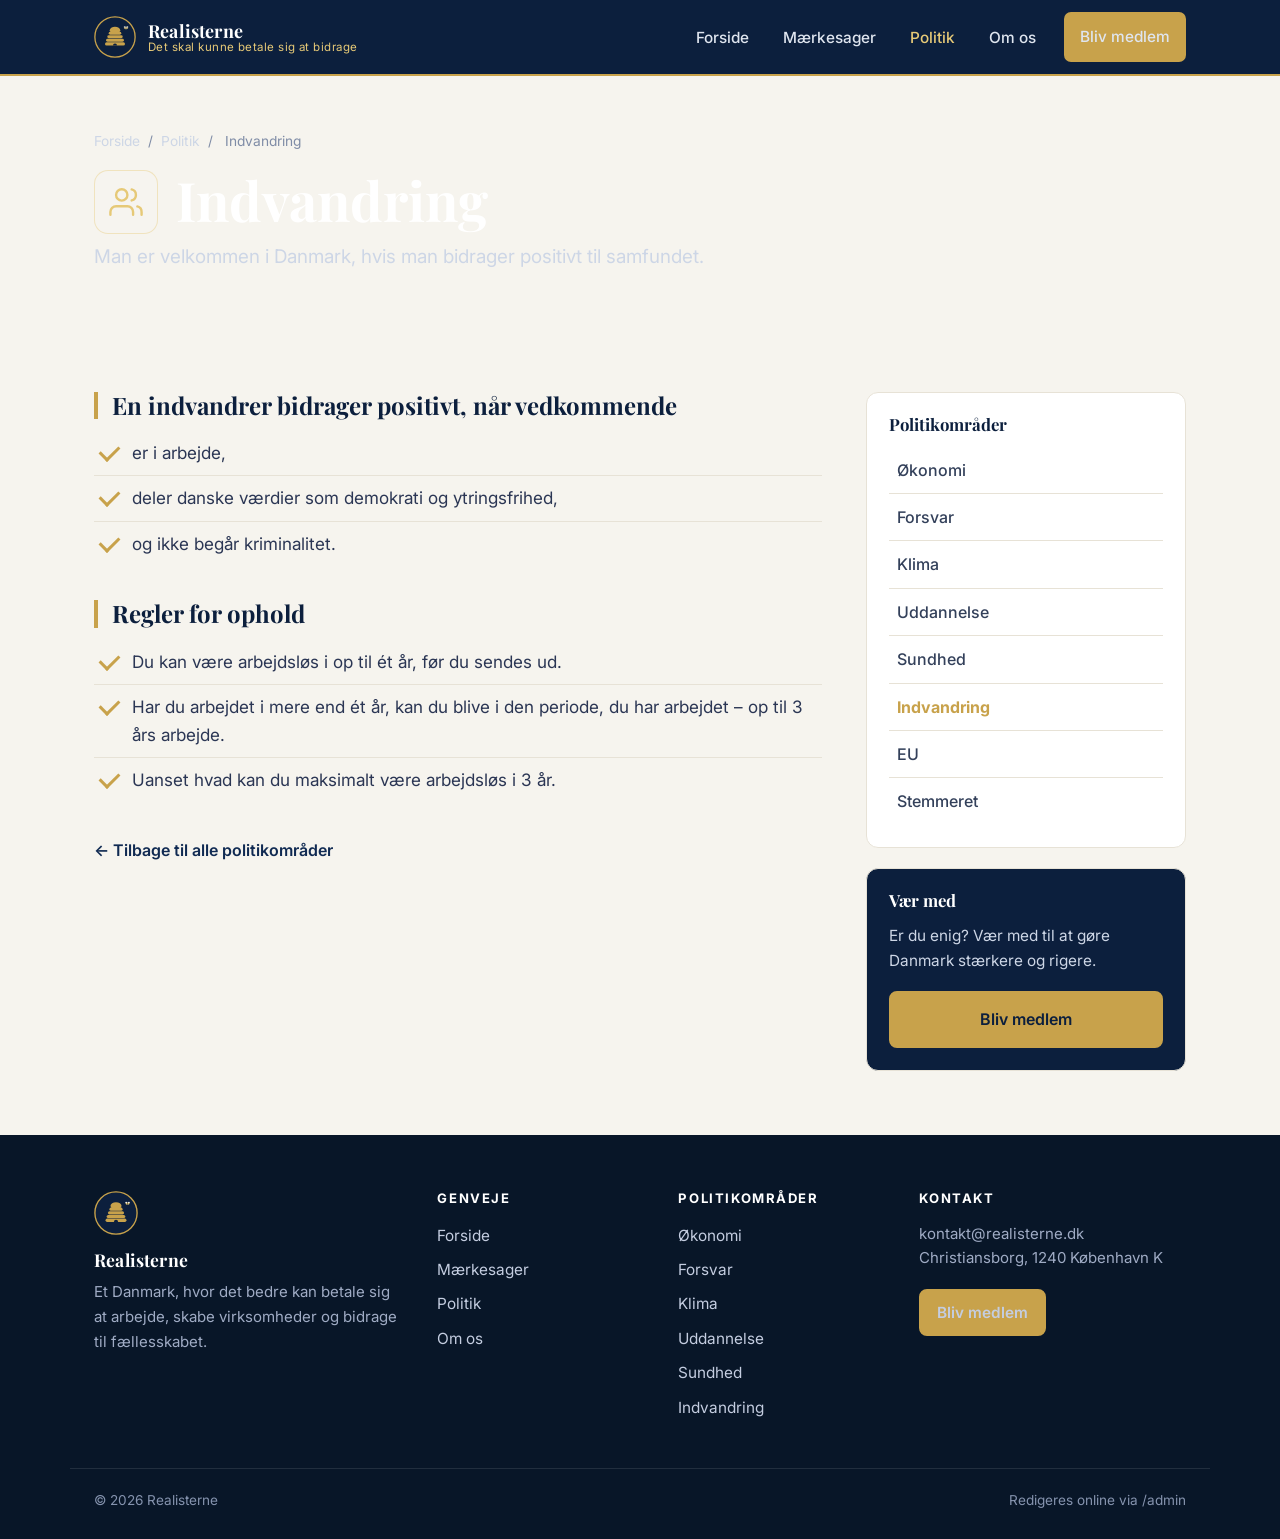
<file: politik-indvandring.html>
<!DOCTYPE html>
<html lang="da">
<head>
<meta charset="utf-8">
<meta name="viewport" content="width=device-width, initial-scale=1">
<meta name="description" content="Man er velkommen i Danmark, hvis man bidrager positivt til samfundet.">
<title>Indvandring | Realisterne</title>
<link rel="icon" href="assets/logo.svg">
<link rel="preconnect" href="https://fonts.googleapis.com">
<link rel="preconnect" href="https://fonts.gstatic.com" crossorigin>
<link href="https://fonts.googleapis.com/css2?family=Inter:wght@400;500;600;700&family=Playfair+Display:wght@600;700;800&display=swap" rel="stylesheet">
<link rel="stylesheet" href="style.css">
</head>
<body>
<header class="site-header"><div class="container header-inner"><a class="brand" href="index.html"><img class="logo-mark" src="assets/logo.svg" data-logo alt="Realisterne logo"><span class="brand-text"><span class="brand-name" data-site="partyName">Realisterne</span><span class="brand-tag" data-site="tagline">Det skal kunne betale sig at bidrage</span></span></a><button class="nav-toggle" aria-label="Åbn menu"><span></span><span></span><span></span></button><nav class="site-nav"><ul><li><a href="index.html">Forside</a></li><li><a href="maerkesager.html">Mærkesager</a></li><li><a href="politik.html" class="active" aria-current="page">Politik</a></li><li><a href="om-os.html">Om os</a></li><li class="nav-cta"><a class="btn btn-gold btn-sm" href="om-os.html#medlem">Bliv medlem</a></li></ul></nav></div></header>
<main>
<div class="page-hero policy-page-hero"><div class="container"><nav class="crumbs"><a href="index.html">Forside</a> <span>/</span> <a href="politik.html">Politik</a> <span>/</span> <span data-politik-title>Indvandring</span></nav><div class="policy-hero-head"><span class="policy-hero-icon" data-politik-icon><svg class="ico-lg" viewBox="0 0 24 24" fill="none" stroke="currentColor" stroke-width="1.7" stroke-linecap="round" stroke-linejoin="round" aria-hidden="true"><path d="M17 21v-2a4 4 0 0 0-4-4H5a4 4 0 0 0-4 4v2"/><circle cx="9" cy="7" r="4"/><path d="M23 21v-2a4 4 0 0 0-3-3.87"/><path d="M16 3.13a4 4 0 0 1 0 7.75"/></svg></span><h1 data-politik-title>Indvandring</h1></div><p class="lead" data-politik-lead>Man er velkommen i Danmark, hvis man bidrager positivt til samfundet.</p></div></div><div class="container policy-layout"><div class="policy-main" data-politik-detail="indvandring"><div data-politik-blocks><section class="policy-block"><h2>En indvandrer bidrager positivt, når vedkommende</h2><ul class="check-list"><li>er i arbejde,</li><li>deler danske værdier som demokrati og ytringsfrihed,</li><li>og ikke begår kriminalitet.</li></ul></section><section class="policy-block"><h2>Regler for ophold</h2><ul class="check-list"><li>Du kan være arbejdsløs i op til ét år, før du sendes ud.</li><li>Har du arbejdet i mere end ét år, kan du blive i den periode, du har arbejdet – op til 3 års arbejde.</li><li>Uanset hvad kan du maksimalt være arbejdsløs i 3 år.</li></ul></section></div><div class="policy-foot-cta"><a class="link-back" href="politik.html">&larr; Tilbage til alle politikområder</a></div></div><aside class="policy-sidebar"><div class="sidebar-card"><h3>Politikområder</h3><ul><li><a href="politik-oekonomi.html">Økonomi</a></li><li><a href="politik-forsvar.html">Forsvar</a></li><li><a href="politik-klima.html">Klima</a></li><li><a href="politik-uddannelse.html">Uddannelse</a></li><li><a href="politik-sundhed.html">Sundhed</a></li><li class="active"><a href="politik-indvandring.html">Indvandring</a></li><li><a href="politik-eu.html">EU</a></li><li><a href="politik-stemmeret.html">Stemmeret</a></li></ul></div><div class="sidebar-cta"><h3>Vær med</h3><p>Er du enig? Vær med til at gøre Danmark stærkere og rigere.</p><a class="btn btn-gold btn-block" href="om-os.html#medlem">Bliv medlem</a></div></aside></div>
</main>
<footer class="site-footer"><div class="container footer-grid"><div class="footer-brand"><img class="logo-mark" src="assets/logo.svg" data-logo alt="Realisterne logo"><p class="brand-name" data-site="partyName">Realisterne</p><p class="footer-mission" data-site="footerMission">Et Danmark, hvor det bedre kan betale sig at arbejde, skabe virksomheder og bidrage til fællesskabet.</p></div><div class="footer-col"><h4>Genveje</h4><ul><li><a href="index.html">Forside</a></li><li><a href="maerkesager.html">Mærkesager</a></li><li><a href="politik.html">Politik</a></li><li><a href="om-os.html">Om os</a></li></ul></div><div class="footer-col"><h4>Politikområder</h4><ul><li><a href="politik-oekonomi.html">Økonomi</a></li><li><a href="politik-forsvar.html">Forsvar</a></li><li><a href="politik-klima.html">Klima</a></li><li><a href="politik-uddannelse.html">Uddannelse</a></li><li><a href="politik-sundhed.html">Sundhed</a></li><li><a href="politik-indvandring.html">Indvandring</a></li></ul></div><div class="footer-col"><h4>Kontakt</h4><p><span data-site="contactEmail">kontakt@realisterne.dk</span><br><span data-site="contactAddress">Christiansborg, 1240 København K</span></p><a class="btn btn-gold btn-sm" href="om-os.html#medlem">Bliv medlem</a></div></div><div class="footer-bottom container"><span>© 2026 <span data-site="partyName">Realisterne</span></span><span>Redigeres online via /admin</span></div></footer>
<script>var t=document.querySelector('.nav-toggle');if(t){t.addEventListener('click',function(){document.querySelector('.site-nav').classList.toggle('open');this.classList.toggle('active');});}</script>
<script src="js/render.js" defer></script>
</body>
</html>
</file>
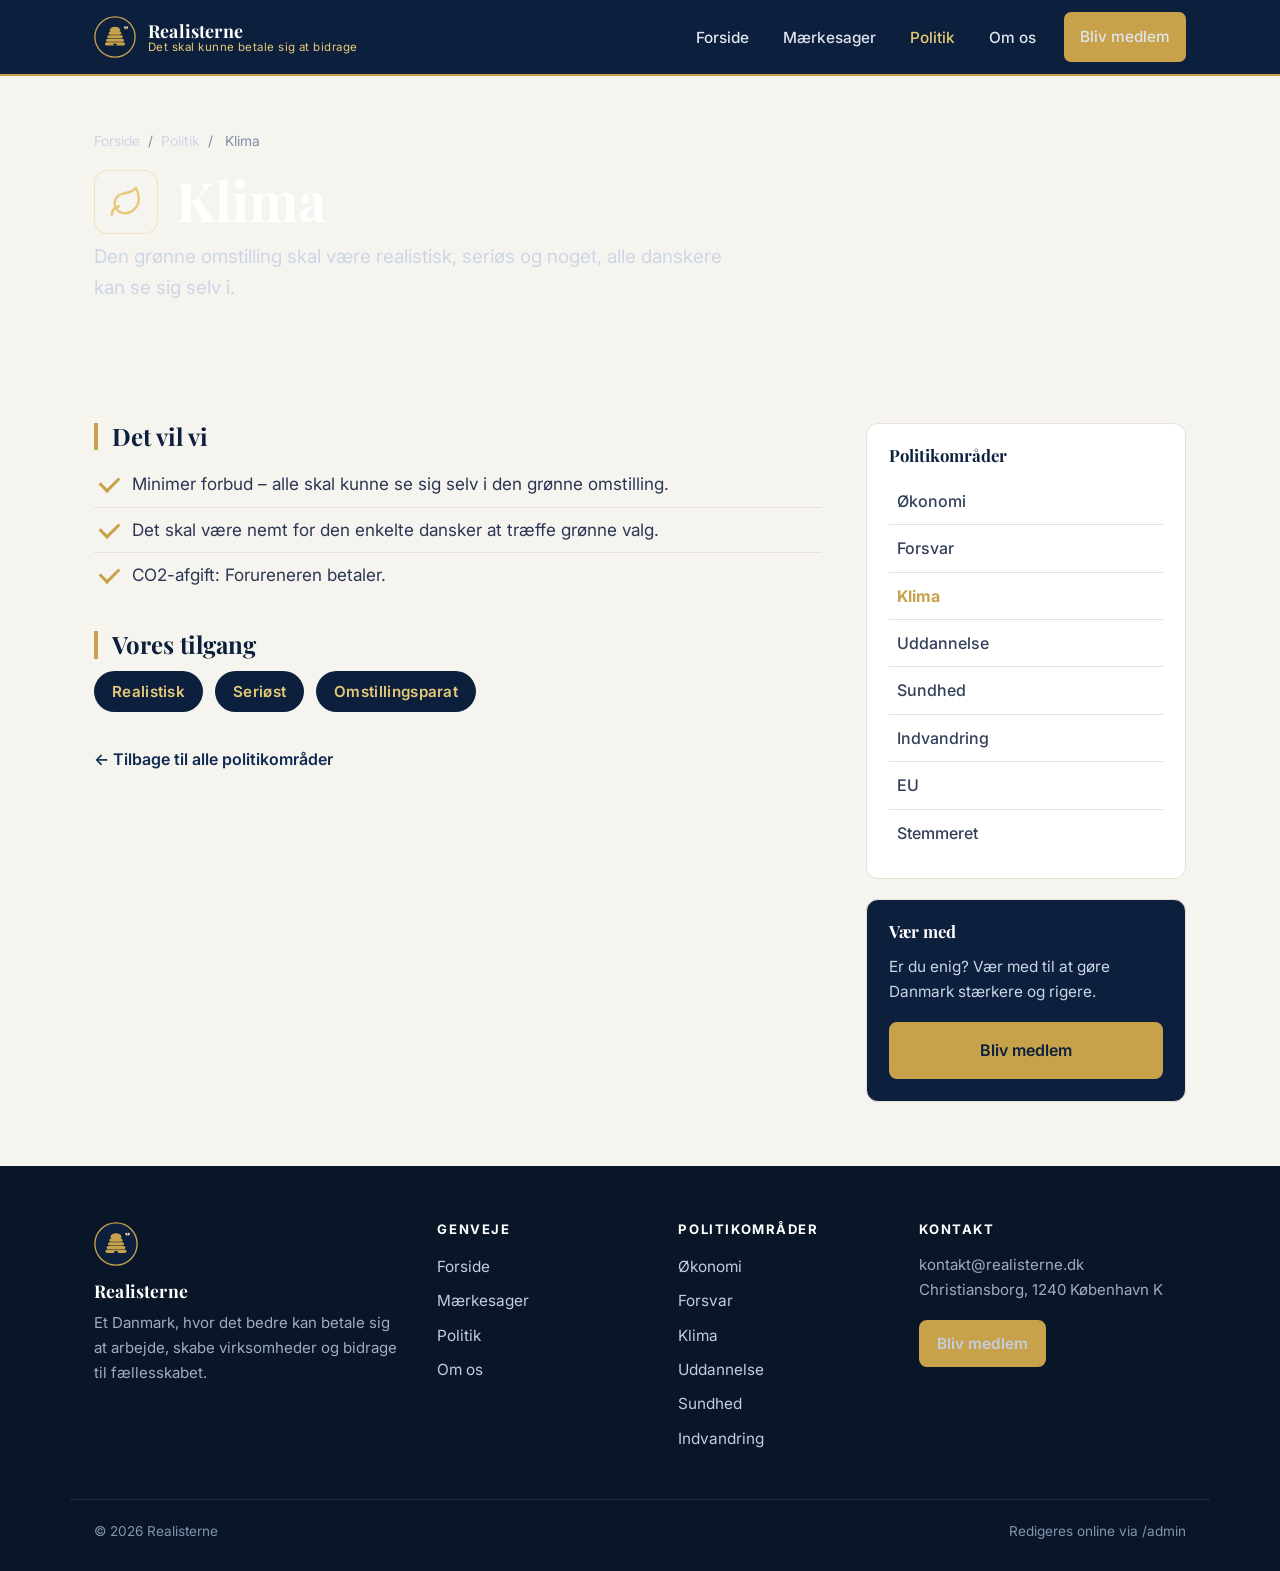
<file: politik-klima.html>
<!DOCTYPE html>
<html lang="da">
<head>
<meta charset="utf-8">
<meta name="viewport" content="width=device-width, initial-scale=1">
<meta name="description" content="Den grønne omstilling skal være realistisk, seriøs og noget, alle danskere kan se sig selv i.">
<title>Klima | Realisterne</title>
<link rel="icon" href="assets/logo.svg">
<link rel="preconnect" href="https://fonts.googleapis.com">
<link rel="preconnect" href="https://fonts.gstatic.com" crossorigin>
<link href="https://fonts.googleapis.com/css2?family=Inter:wght@400;500;600;700&family=Playfair+Display:wght@600;700;800&display=swap" rel="stylesheet">
<link rel="stylesheet" href="style.css">
</head>
<body>
<header class="site-header"><div class="container header-inner"><a class="brand" href="index.html"><img class="logo-mark" src="assets/logo.svg" data-logo alt="Realisterne logo"><span class="brand-text"><span class="brand-name" data-site="partyName">Realisterne</span><span class="brand-tag" data-site="tagline">Det skal kunne betale sig at bidrage</span></span></a><button class="nav-toggle" aria-label="Åbn menu"><span></span><span></span><span></span></button><nav class="site-nav"><ul><li><a href="index.html">Forside</a></li><li><a href="maerkesager.html">Mærkesager</a></li><li><a href="politik.html" class="active" aria-current="page">Politik</a></li><li><a href="om-os.html">Om os</a></li><li class="nav-cta"><a class="btn btn-gold btn-sm" href="om-os.html#medlem">Bliv medlem</a></li></ul></nav></div></header>
<main>
<div class="page-hero policy-page-hero"><div class="container"><nav class="crumbs"><a href="index.html">Forside</a> <span>/</span> <a href="politik.html">Politik</a> <span>/</span> <span data-politik-title>Klima</span></nav><div class="policy-hero-head"><span class="policy-hero-icon" data-politik-icon><svg class="ico-lg" viewBox="0 0 24 24" fill="none" stroke="currentColor" stroke-width="1.7" stroke-linecap="round" stroke-linejoin="round" aria-hidden="true"><path d="M11 20A7 7 0 0 1 9.8 6.1C15.5 5 17 4.48 19 2c1 2 2 4.18 2 8 0 5.5-4.78 10-10 10z"/><path d="M2 21c0-3 1.85-5.36 5.08-6"/></svg></span><h1 data-politik-title>Klima</h1></div><p class="lead" data-politik-lead>Den grønne omstilling skal være realistisk, seriøs og noget, alle danskere kan se sig selv i.</p></div></div><div class="container policy-layout"><div class="policy-main" data-politik-detail="klima"><div data-politik-blocks><section class="policy-block"><h2>Det vil vi</h2><ul class="check-list"><li>Minimer forbud – alle skal kunne se sig selv i den grønne omstilling.</li><li>Det skal være nemt for den enkelte dansker at træffe grønne valg.</li><li>CO2-afgift: Forureneren betaler.</li></ul></section><section class="policy-block"><h2>Vores tilgang</h2><div class="tag-row"><span class="tag">Realistisk</span><span class="tag">Seriøst</span><span class="tag">Omstillingsparat</span></div></section></div><div class="policy-foot-cta"><a class="link-back" href="politik.html">&larr; Tilbage til alle politikområder</a></div></div><aside class="policy-sidebar"><div class="sidebar-card"><h3>Politikområder</h3><ul><li><a href="politik-oekonomi.html">Økonomi</a></li><li><a href="politik-forsvar.html">Forsvar</a></li><li class="active"><a href="politik-klima.html">Klima</a></li><li><a href="politik-uddannelse.html">Uddannelse</a></li><li><a href="politik-sundhed.html">Sundhed</a></li><li><a href="politik-indvandring.html">Indvandring</a></li><li><a href="politik-eu.html">EU</a></li><li><a href="politik-stemmeret.html">Stemmeret</a></li></ul></div><div class="sidebar-cta"><h3>Vær med</h3><p>Er du enig? Vær med til at gøre Danmark stærkere og rigere.</p><a class="btn btn-gold btn-block" href="om-os.html#medlem">Bliv medlem</a></div></aside></div>
</main>
<footer class="site-footer"><div class="container footer-grid"><div class="footer-brand"><img class="logo-mark" src="assets/logo.svg" data-logo alt="Realisterne logo"><p class="brand-name" data-site="partyName">Realisterne</p><p class="footer-mission" data-site="footerMission">Et Danmark, hvor det bedre kan betale sig at arbejde, skabe virksomheder og bidrage til fællesskabet.</p></div><div class="footer-col"><h4>Genveje</h4><ul><li><a href="index.html">Forside</a></li><li><a href="maerkesager.html">Mærkesager</a></li><li><a href="politik.html">Politik</a></li><li><a href="om-os.html">Om os</a></li></ul></div><div class="footer-col"><h4>Politikområder</h4><ul><li><a href="politik-oekonomi.html">Økonomi</a></li><li><a href="politik-forsvar.html">Forsvar</a></li><li><a href="politik-klima.html">Klima</a></li><li><a href="politik-uddannelse.html">Uddannelse</a></li><li><a href="politik-sundhed.html">Sundhed</a></li><li><a href="politik-indvandring.html">Indvandring</a></li></ul></div><div class="footer-col"><h4>Kontakt</h4><p><span data-site="contactEmail">kontakt@realisterne.dk</span><br><span data-site="contactAddress">Christiansborg, 1240 København K</span></p><a class="btn btn-gold btn-sm" href="om-os.html#medlem">Bliv medlem</a></div></div><div class="footer-bottom container"><span>© 2026 <span data-site="partyName">Realisterne</span></span><span>Redigeres online via /admin</span></div></footer>
<script>var t=document.querySelector('.nav-toggle');if(t){t.addEventListener('click',function(){document.querySelector('.site-nav').classList.toggle('open');this.classList.toggle('active');});}</script>
<script src="js/render.js" defer></script>
</body>
</html>
</file>
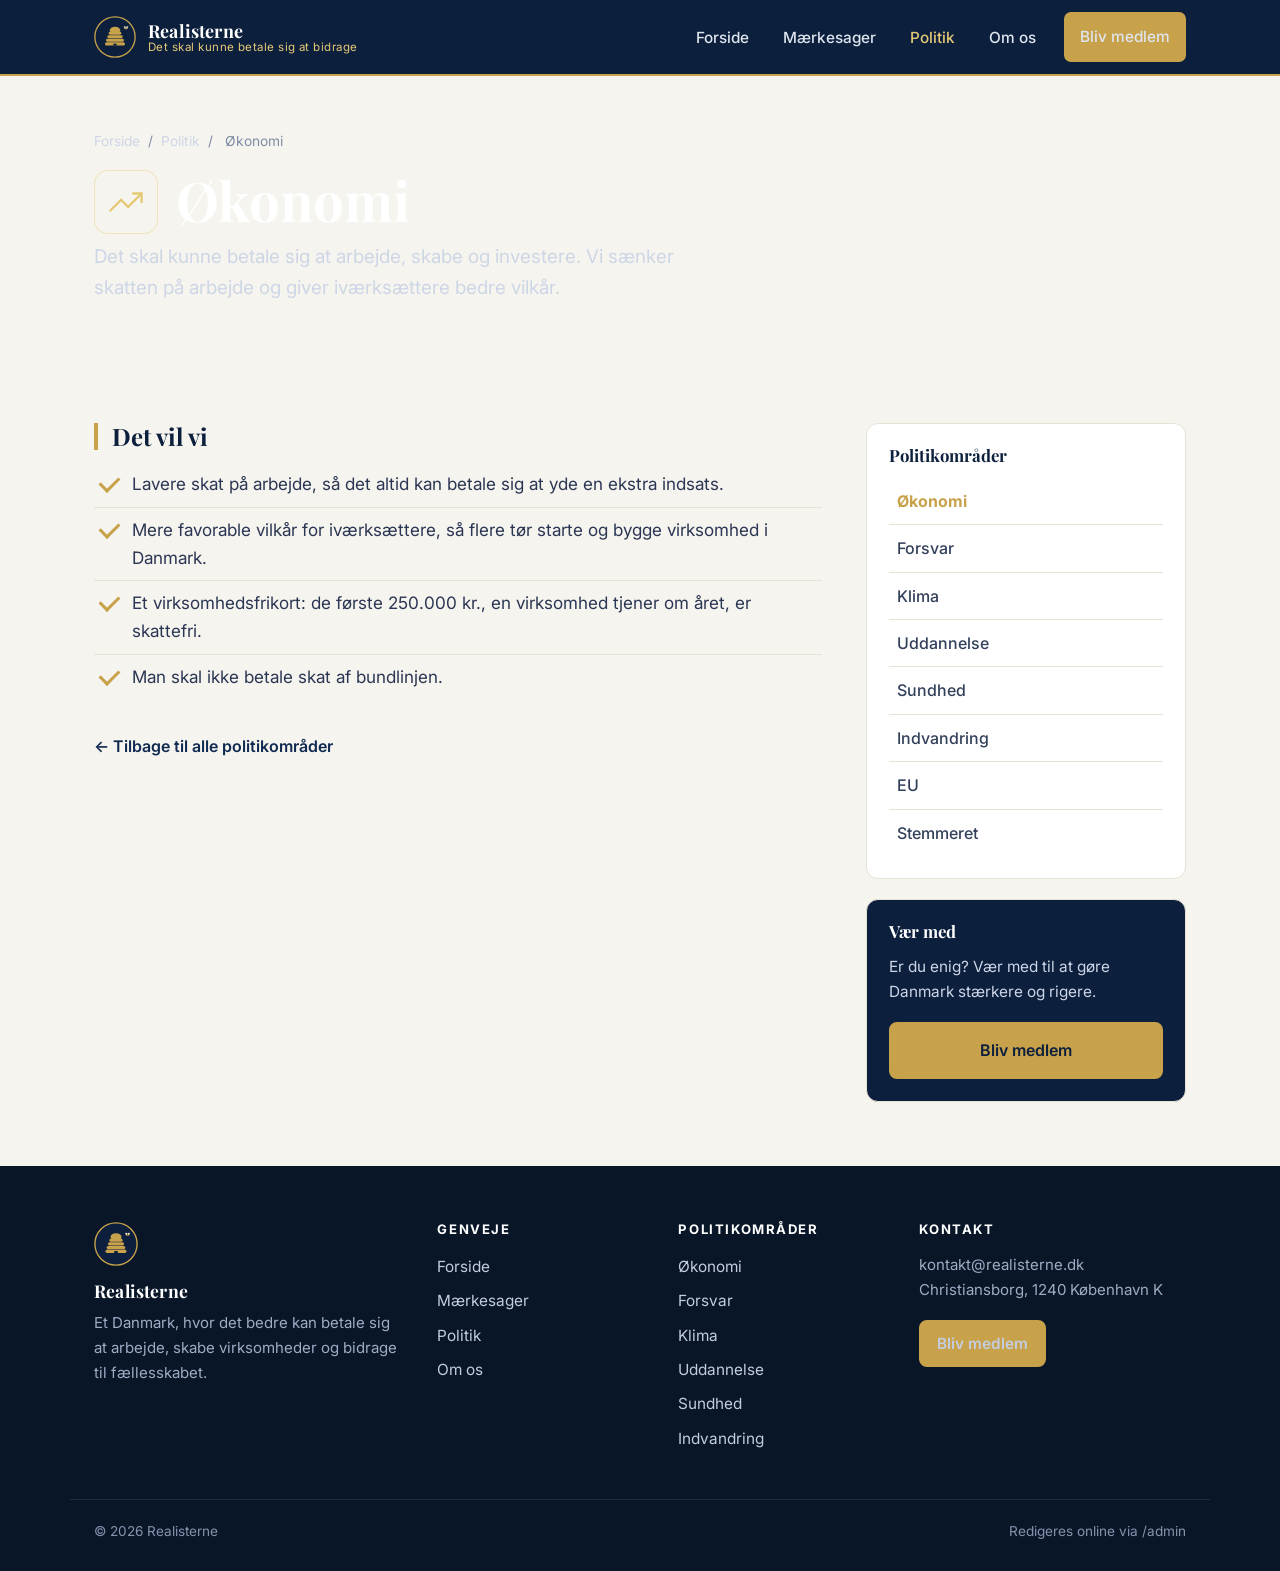
<file: politik-oekonomi.html>
<!DOCTYPE html>
<html lang="da">
<head>
<meta charset="utf-8">
<meta name="viewport" content="width=device-width, initial-scale=1">
<meta name="description" content="Det skal kunne betale sig at arbejde, skabe og investere. Vi sænker skatten på arbejde og giver iværksættere bedre vilkår.">
<title>Økonomi | Realisterne</title>
<link rel="icon" href="assets/logo.svg">
<link rel="preconnect" href="https://fonts.googleapis.com">
<link rel="preconnect" href="https://fonts.gstatic.com" crossorigin>
<link href="https://fonts.googleapis.com/css2?family=Inter:wght@400;500;600;700&family=Playfair+Display:wght@600;700;800&display=swap" rel="stylesheet">
<link rel="stylesheet" href="style.css">
</head>
<body>
<header class="site-header"><div class="container header-inner"><a class="brand" href="index.html"><img class="logo-mark" src="assets/logo.svg" data-logo alt="Realisterne logo"><span class="brand-text"><span class="brand-name" data-site="partyName">Realisterne</span><span class="brand-tag" data-site="tagline">Det skal kunne betale sig at bidrage</span></span></a><button class="nav-toggle" aria-label="Åbn menu"><span></span><span></span><span></span></button><nav class="site-nav"><ul><li><a href="index.html">Forside</a></li><li><a href="maerkesager.html">Mærkesager</a></li><li><a href="politik.html" class="active" aria-current="page">Politik</a></li><li><a href="om-os.html">Om os</a></li><li class="nav-cta"><a class="btn btn-gold btn-sm" href="om-os.html#medlem">Bliv medlem</a></li></ul></nav></div></header>
<main>
<div class="page-hero policy-page-hero"><div class="container"><nav class="crumbs"><a href="index.html">Forside</a> <span>/</span> <a href="politik.html">Politik</a> <span>/</span> <span data-politik-title>Økonomi</span></nav><div class="policy-hero-head"><span class="policy-hero-icon" data-politik-icon><svg class="ico-lg" viewBox="0 0 24 24" fill="none" stroke="currentColor" stroke-width="1.7" stroke-linecap="round" stroke-linejoin="round" aria-hidden="true"><polyline points="23 6 13.5 15.5 8.5 10.5 1 18"/><polyline points="17 6 23 6 23 12"/></svg></span><h1 data-politik-title>Økonomi</h1></div><p class="lead" data-politik-lead>Det skal kunne betale sig at arbejde, skabe og investere. Vi sænker skatten på arbejde og giver iværksættere bedre vilkår.</p></div></div><div class="container policy-layout"><div class="policy-main" data-politik-detail="oekonomi"><div data-politik-blocks><section class="policy-block"><h2>Det vil vi</h2><ul class="check-list"><li>Lavere skat på arbejde, så det altid kan betale sig at yde en ekstra indsats.</li><li>Mere favorable vilkår for iværksættere, så flere tør starte og bygge virksomhed i Danmark.</li><li>Et virksomhedsfrikort: de første 250.000 kr., en virksomhed tjener om året, er skattefri.</li><li>Man skal ikke betale skat af bundlinjen.</li></ul></section></div><div class="policy-foot-cta"><a class="link-back" href="politik.html">&larr; Tilbage til alle politikområder</a></div></div><aside class="policy-sidebar"><div class="sidebar-card"><h3>Politikområder</h3><ul><li class="active"><a href="politik-oekonomi.html">Økonomi</a></li><li><a href="politik-forsvar.html">Forsvar</a></li><li><a href="politik-klima.html">Klima</a></li><li><a href="politik-uddannelse.html">Uddannelse</a></li><li><a href="politik-sundhed.html">Sundhed</a></li><li><a href="politik-indvandring.html">Indvandring</a></li><li><a href="politik-eu.html">EU</a></li><li><a href="politik-stemmeret.html">Stemmeret</a></li></ul></div><div class="sidebar-cta"><h3>Vær med</h3><p>Er du enig? Vær med til at gøre Danmark stærkere og rigere.</p><a class="btn btn-gold btn-block" href="om-os.html#medlem">Bliv medlem</a></div></aside></div>
</main>
<footer class="site-footer"><div class="container footer-grid"><div class="footer-brand"><img class="logo-mark" src="assets/logo.svg" data-logo alt="Realisterne logo"><p class="brand-name" data-site="partyName">Realisterne</p><p class="footer-mission" data-site="footerMission">Et Danmark, hvor det bedre kan betale sig at arbejde, skabe virksomheder og bidrage til fællesskabet.</p></div><div class="footer-col"><h4>Genveje</h4><ul><li><a href="index.html">Forside</a></li><li><a href="maerkesager.html">Mærkesager</a></li><li><a href="politik.html">Politik</a></li><li><a href="om-os.html">Om os</a></li></ul></div><div class="footer-col"><h4>Politikområder</h4><ul><li><a href="politik-oekonomi.html">Økonomi</a></li><li><a href="politik-forsvar.html">Forsvar</a></li><li><a href="politik-klima.html">Klima</a></li><li><a href="politik-uddannelse.html">Uddannelse</a></li><li><a href="politik-sundhed.html">Sundhed</a></li><li><a href="politik-indvandring.html">Indvandring</a></li></ul></div><div class="footer-col"><h4>Kontakt</h4><p><span data-site="contactEmail">kontakt@realisterne.dk</span><br><span data-site="contactAddress">Christiansborg, 1240 København K</span></p><a class="btn btn-gold btn-sm" href="om-os.html#medlem">Bliv medlem</a></div></div><div class="footer-bottom container"><span>© 2026 <span data-site="partyName">Realisterne</span></span><span>Redigeres online via /admin</span></div></footer>
<script>var t=document.querySelector('.nav-toggle');if(t){t.addEventListener('click',function(){document.querySelector('.site-nav').classList.toggle('open');this.classList.toggle('active');});}</script>
<script src="js/render.js" defer></script>
</body>
</html>
</file>
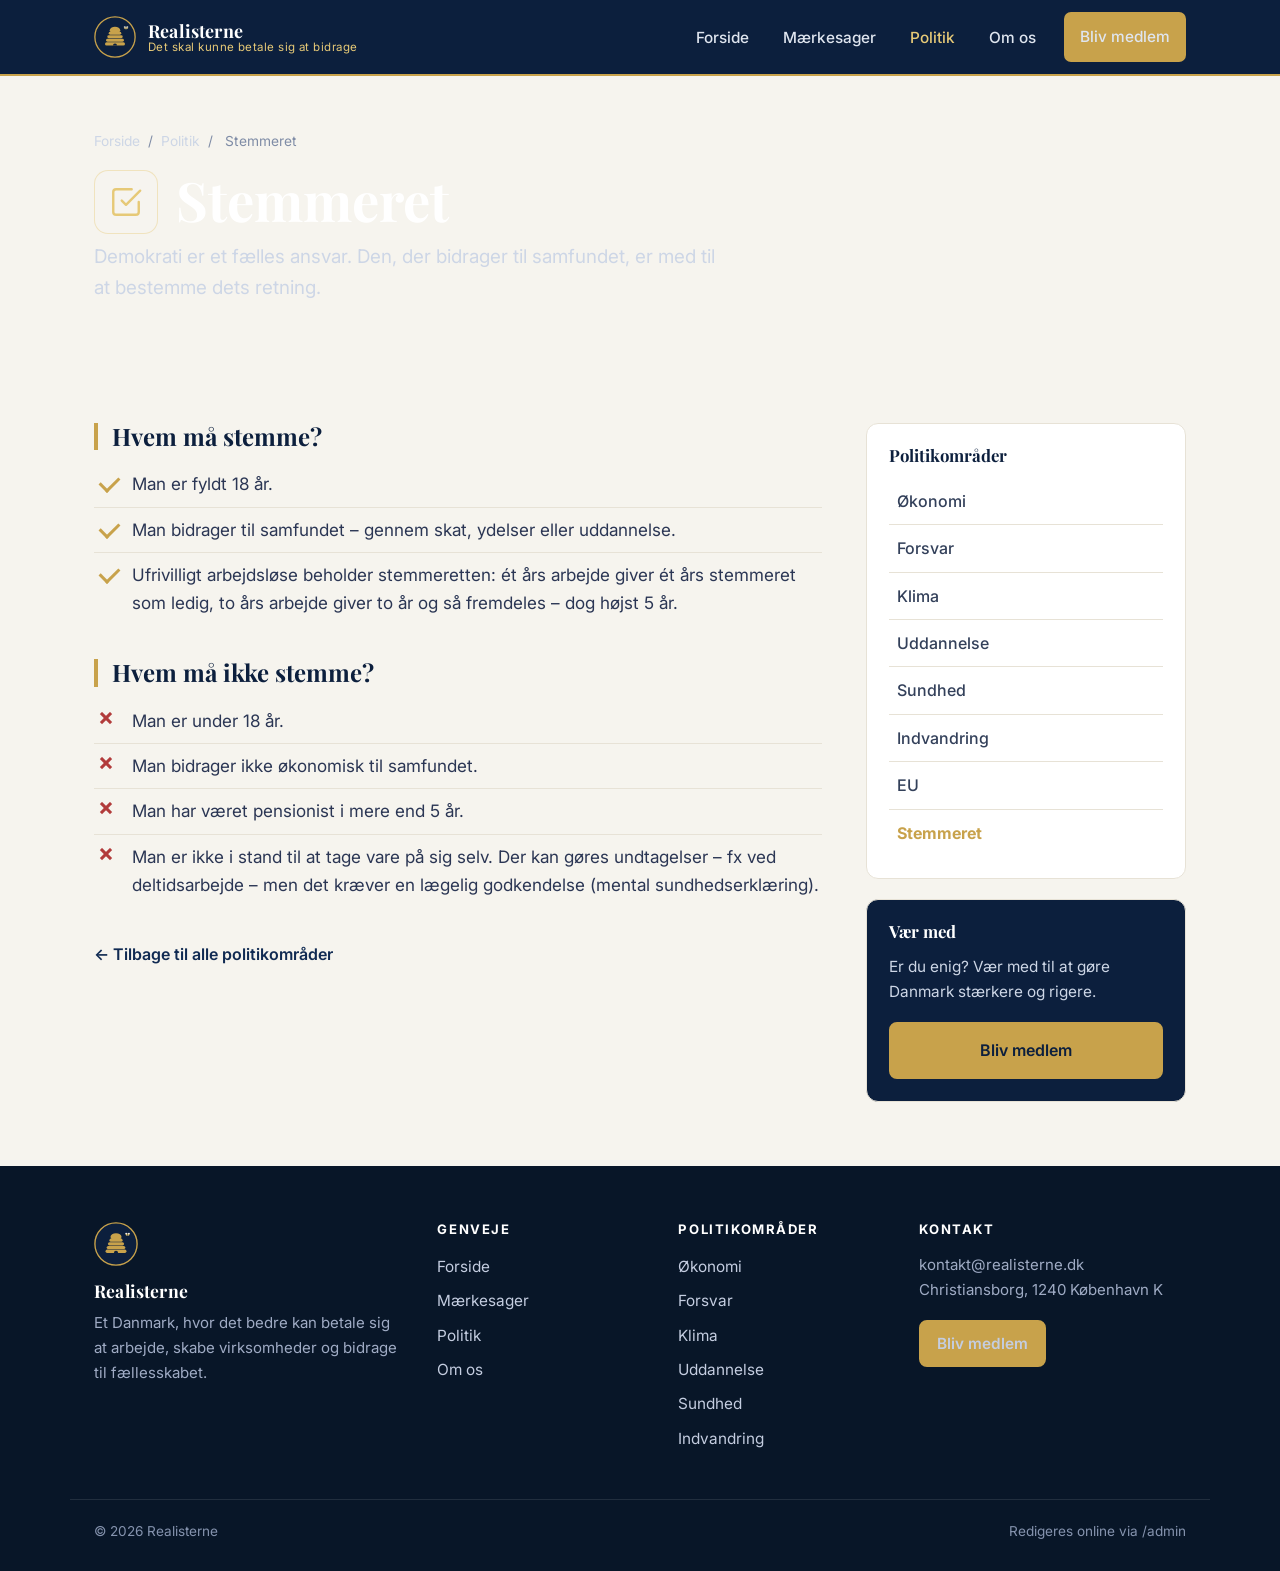
<file: politik-stemmeret.html>
<!DOCTYPE html>
<html lang="da">
<head>
<meta charset="utf-8">
<meta name="viewport" content="width=device-width, initial-scale=1">
<meta name="description" content="Demokrati er et fælles ansvar. Den, der bidrager til samfundet, er med til at bestemme dets retning.">
<title>Stemmeret | Realisterne</title>
<link rel="icon" href="assets/logo.svg">
<link rel="preconnect" href="https://fonts.googleapis.com">
<link rel="preconnect" href="https://fonts.gstatic.com" crossorigin>
<link href="https://fonts.googleapis.com/css2?family=Inter:wght@400;500;600;700&family=Playfair+Display:wght@600;700;800&display=swap" rel="stylesheet">
<link rel="stylesheet" href="style.css">
</head>
<body>
<header class="site-header"><div class="container header-inner"><a class="brand" href="index.html"><img class="logo-mark" src="assets/logo.svg" data-logo alt="Realisterne logo"><span class="brand-text"><span class="brand-name" data-site="partyName">Realisterne</span><span class="brand-tag" data-site="tagline">Det skal kunne betale sig at bidrage</span></span></a><button class="nav-toggle" aria-label="Åbn menu"><span></span><span></span><span></span></button><nav class="site-nav"><ul><li><a href="index.html">Forside</a></li><li><a href="maerkesager.html">Mærkesager</a></li><li><a href="politik.html" class="active" aria-current="page">Politik</a></li><li><a href="om-os.html">Om os</a></li><li class="nav-cta"><a class="btn btn-gold btn-sm" href="om-os.html#medlem">Bliv medlem</a></li></ul></nav></div></header>
<main>
<div class="page-hero policy-page-hero"><div class="container"><nav class="crumbs"><a href="index.html">Forside</a> <span>/</span> <a href="politik.html">Politik</a> <span>/</span> <span data-politik-title>Stemmeret</span></nav><div class="policy-hero-head"><span class="policy-hero-icon" data-politik-icon><svg class="ico-lg" viewBox="0 0 24 24" fill="none" stroke="currentColor" stroke-width="1.7" stroke-linecap="round" stroke-linejoin="round" aria-hidden="true"><polyline points="9 11 12 14 22 4"/><path d="M21 12v7a2 2 0 0 1-2 2H5a2 2 0 0 1-2-2V5a2 2 0 0 1 2-2h11"/></svg></span><h1 data-politik-title>Stemmeret</h1></div><p class="lead" data-politik-lead>Demokrati er et fælles ansvar. Den, der bidrager til samfundet, er med til at bestemme dets retning.</p></div></div><div class="container policy-layout"><div class="policy-main" data-politik-detail="stemmeret"><div data-politik-blocks><section class="policy-block"><h2>Hvem må stemme?</h2><ul class="check-list"><li>Man er fyldt 18 år.</li><li>Man bidrager til samfundet – gennem skat, ydelser eller uddannelse.</li><li>Ufrivilligt arbejdsløse beholder stemmeretten: ét års arbejde giver ét års stemmeret som ledig, to års arbejde giver to år og så fremdeles – dog højst 5 år.</li></ul></section><section class="policy-block"><h2>Hvem må ikke stemme?</h2><ul class="cross-list"><li>Man er under 18 år.</li><li>Man bidrager ikke økonomisk til samfundet.</li><li>Man har været pensionist i mere end 5 år.</li><li>Man er ikke i stand til at tage vare på sig selv. Der kan gøres undtagelser – fx ved deltidsarbejde – men det kræver en lægelig godkendelse (mental sundhedserklæring).</li></ul></section></div><div class="policy-foot-cta"><a class="link-back" href="politik.html">&larr; Tilbage til alle politikområder</a></div></div><aside class="policy-sidebar"><div class="sidebar-card"><h3>Politikområder</h3><ul><li><a href="politik-oekonomi.html">Økonomi</a></li><li><a href="politik-forsvar.html">Forsvar</a></li><li><a href="politik-klima.html">Klima</a></li><li><a href="politik-uddannelse.html">Uddannelse</a></li><li><a href="politik-sundhed.html">Sundhed</a></li><li><a href="politik-indvandring.html">Indvandring</a></li><li><a href="politik-eu.html">EU</a></li><li class="active"><a href="politik-stemmeret.html">Stemmeret</a></li></ul></div><div class="sidebar-cta"><h3>Vær med</h3><p>Er du enig? Vær med til at gøre Danmark stærkere og rigere.</p><a class="btn btn-gold btn-block" href="om-os.html#medlem">Bliv medlem</a></div></aside></div>
</main>
<footer class="site-footer"><div class="container footer-grid"><div class="footer-brand"><img class="logo-mark" src="assets/logo.svg" data-logo alt="Realisterne logo"><p class="brand-name" data-site="partyName">Realisterne</p><p class="footer-mission" data-site="footerMission">Et Danmark, hvor det bedre kan betale sig at arbejde, skabe virksomheder og bidrage til fællesskabet.</p></div><div class="footer-col"><h4>Genveje</h4><ul><li><a href="index.html">Forside</a></li><li><a href="maerkesager.html">Mærkesager</a></li><li><a href="politik.html">Politik</a></li><li><a href="om-os.html">Om os</a></li></ul></div><div class="footer-col"><h4>Politikområder</h4><ul><li><a href="politik-oekonomi.html">Økonomi</a></li><li><a href="politik-forsvar.html">Forsvar</a></li><li><a href="politik-klima.html">Klima</a></li><li><a href="politik-uddannelse.html">Uddannelse</a></li><li><a href="politik-sundhed.html">Sundhed</a></li><li><a href="politik-indvandring.html">Indvandring</a></li></ul></div><div class="footer-col"><h4>Kontakt</h4><p><span data-site="contactEmail">kontakt@realisterne.dk</span><br><span data-site="contactAddress">Christiansborg, 1240 København K</span></p><a class="btn btn-gold btn-sm" href="om-os.html#medlem">Bliv medlem</a></div></div><div class="footer-bottom container"><span>© 2026 <span data-site="partyName">Realisterne</span></span><span>Redigeres online via /admin</span></div></footer>
<script>var t=document.querySelector('.nav-toggle');if(t){t.addEventListener('click',function(){document.querySelector('.site-nav').classList.toggle('open');this.classList.toggle('active');});}</script>
<script src="js/render.js" defer></script>
</body>
</html>
</file>
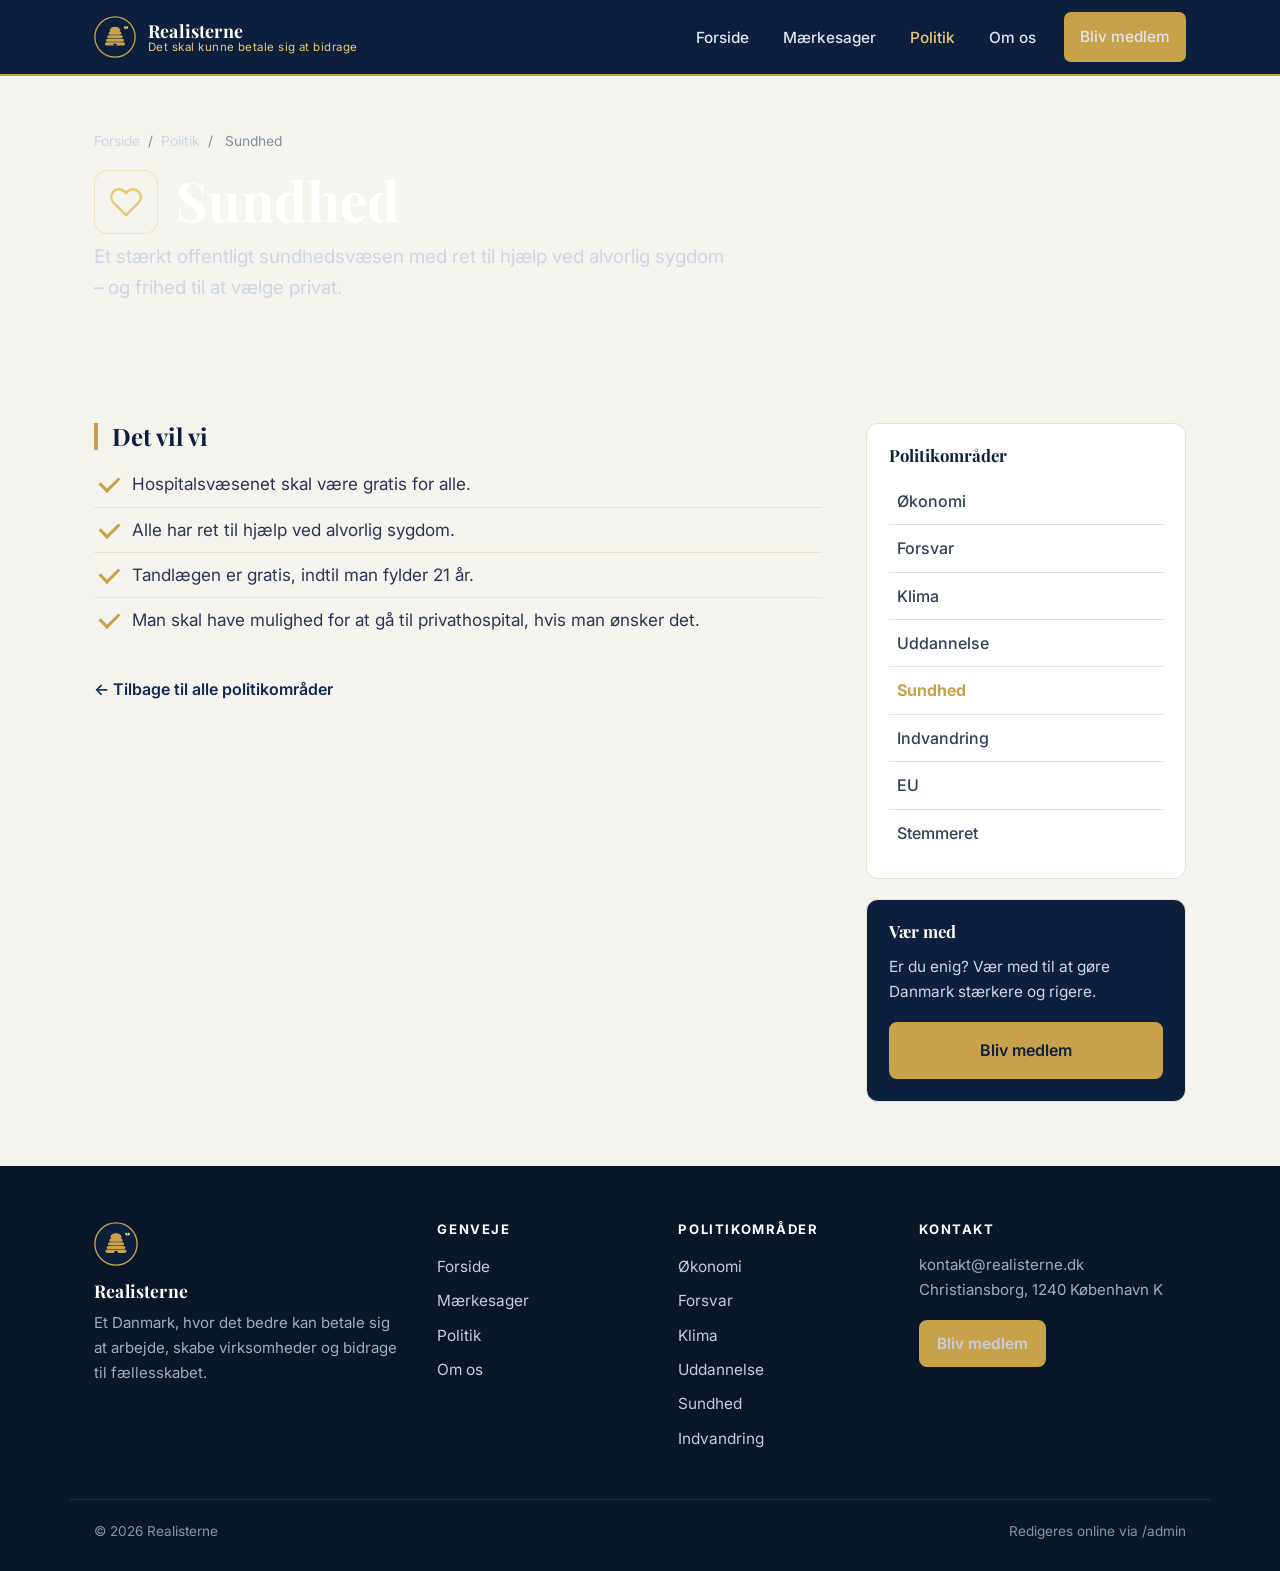
<file: politik-sundhed.html>
<!DOCTYPE html>
<html lang="da">
<head>
<meta charset="utf-8">
<meta name="viewport" content="width=device-width, initial-scale=1">
<meta name="description" content="Et stærkt offentligt sundhedsvæsen med ret til hjælp ved alvorlig sygdom – og frihed til at vælge privat.">
<title>Sundhed | Realisterne</title>
<link rel="icon" href="assets/logo.svg">
<link rel="preconnect" href="https://fonts.googleapis.com">
<link rel="preconnect" href="https://fonts.gstatic.com" crossorigin>
<link href="https://fonts.googleapis.com/css2?family=Inter:wght@400;500;600;700&family=Playfair+Display:wght@600;700;800&display=swap" rel="stylesheet">
<link rel="stylesheet" href="style.css">
</head>
<body>
<header class="site-header"><div class="container header-inner"><a class="brand" href="index.html"><img class="logo-mark" src="assets/logo.svg" data-logo alt="Realisterne logo"><span class="brand-text"><span class="brand-name" data-site="partyName">Realisterne</span><span class="brand-tag" data-site="tagline">Det skal kunne betale sig at bidrage</span></span></a><button class="nav-toggle" aria-label="Åbn menu"><span></span><span></span><span></span></button><nav class="site-nav"><ul><li><a href="index.html">Forside</a></li><li><a href="maerkesager.html">Mærkesager</a></li><li><a href="politik.html" class="active" aria-current="page">Politik</a></li><li><a href="om-os.html">Om os</a></li><li class="nav-cta"><a class="btn btn-gold btn-sm" href="om-os.html#medlem">Bliv medlem</a></li></ul></nav></div></header>
<main>
<div class="page-hero policy-page-hero"><div class="container"><nav class="crumbs"><a href="index.html">Forside</a> <span>/</span> <a href="politik.html">Politik</a> <span>/</span> <span data-politik-title>Sundhed</span></nav><div class="policy-hero-head"><span class="policy-hero-icon" data-politik-icon><svg class="ico-lg" viewBox="0 0 24 24" fill="none" stroke="currentColor" stroke-width="1.7" stroke-linecap="round" stroke-linejoin="round" aria-hidden="true"><path d="M20.84 4.61a5.5 5.5 0 0 0-7.78 0L12 5.67l-1.06-1.06a5.5 5.5 0 0 0-7.78 7.78l1.06 1.06L12 21.23l7.78-7.78 1.06-1.06a5.5 5.5 0 0 0 0-7.78z"/></svg></span><h1 data-politik-title>Sundhed</h1></div><p class="lead" data-politik-lead>Et stærkt offentligt sundhedsvæsen med ret til hjælp ved alvorlig sygdom – og frihed til at vælge privat.</p></div></div><div class="container policy-layout"><div class="policy-main" data-politik-detail="sundhed"><div data-politik-blocks><section class="policy-block"><h2>Det vil vi</h2><ul class="check-list"><li>Hospitalsvæsenet skal være gratis for alle.</li><li>Alle har ret til hjælp ved alvorlig sygdom.</li><li>Tandlægen er gratis, indtil man fylder 21 år.</li><li>Man skal have mulighed for at gå til privathospital, hvis man ønsker det.</li></ul></section></div><div class="policy-foot-cta"><a class="link-back" href="politik.html">&larr; Tilbage til alle politikområder</a></div></div><aside class="policy-sidebar"><div class="sidebar-card"><h3>Politikområder</h3><ul><li><a href="politik-oekonomi.html">Økonomi</a></li><li><a href="politik-forsvar.html">Forsvar</a></li><li><a href="politik-klima.html">Klima</a></li><li><a href="politik-uddannelse.html">Uddannelse</a></li><li class="active"><a href="politik-sundhed.html">Sundhed</a></li><li><a href="politik-indvandring.html">Indvandring</a></li><li><a href="politik-eu.html">EU</a></li><li><a href="politik-stemmeret.html">Stemmeret</a></li></ul></div><div class="sidebar-cta"><h3>Vær med</h3><p>Er du enig? Vær med til at gøre Danmark stærkere og rigere.</p><a class="btn btn-gold btn-block" href="om-os.html#medlem">Bliv medlem</a></div></aside></div>
</main>
<footer class="site-footer"><div class="container footer-grid"><div class="footer-brand"><img class="logo-mark" src="assets/logo.svg" data-logo alt="Realisterne logo"><p class="brand-name" data-site="partyName">Realisterne</p><p class="footer-mission" data-site="footerMission">Et Danmark, hvor det bedre kan betale sig at arbejde, skabe virksomheder og bidrage til fællesskabet.</p></div><div class="footer-col"><h4>Genveje</h4><ul><li><a href="index.html">Forside</a></li><li><a href="maerkesager.html">Mærkesager</a></li><li><a href="politik.html">Politik</a></li><li><a href="om-os.html">Om os</a></li></ul></div><div class="footer-col"><h4>Politikområder</h4><ul><li><a href="politik-oekonomi.html">Økonomi</a></li><li><a href="politik-forsvar.html">Forsvar</a></li><li><a href="politik-klima.html">Klima</a></li><li><a href="politik-uddannelse.html">Uddannelse</a></li><li><a href="politik-sundhed.html">Sundhed</a></li><li><a href="politik-indvandring.html">Indvandring</a></li></ul></div><div class="footer-col"><h4>Kontakt</h4><p><span data-site="contactEmail">kontakt@realisterne.dk</span><br><span data-site="contactAddress">Christiansborg, 1240 København K</span></p><a class="btn btn-gold btn-sm" href="om-os.html#medlem">Bliv medlem</a></div></div><div class="footer-bottom container"><span>© 2026 <span data-site="partyName">Realisterne</span></span><span>Redigeres online via /admin</span></div></footer>
<script>var t=document.querySelector('.nav-toggle');if(t){t.addEventListener('click',function(){document.querySelector('.site-nav').classList.toggle('open');this.classList.toggle('active');});}</script>
<script src="js/render.js" defer></script>
</body>
</html>
</file>
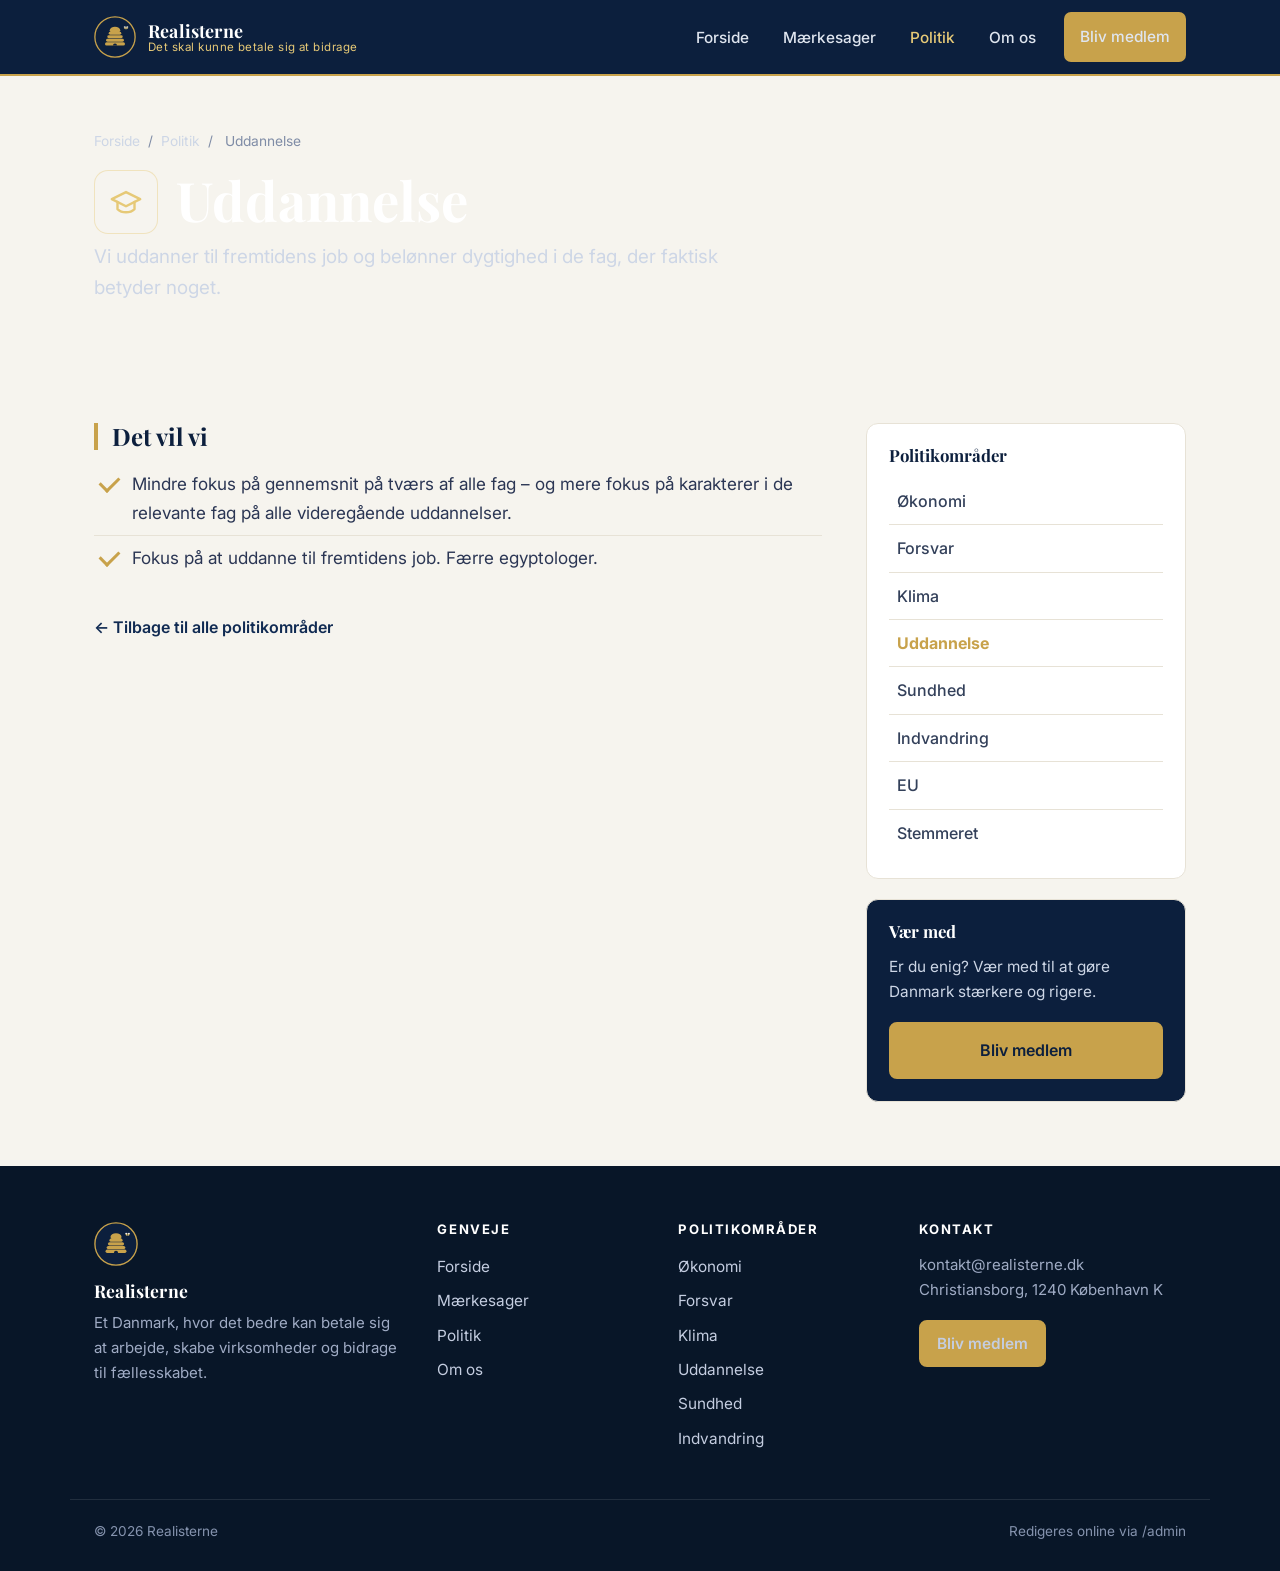
<file: politik-uddannelse.html>
<!DOCTYPE html>
<html lang="da">
<head>
<meta charset="utf-8">
<meta name="viewport" content="width=device-width, initial-scale=1">
<meta name="description" content="Vi uddanner til fremtidens job og belønner dygtighed i de fag, der faktisk betyder noget.">
<title>Uddannelse | Realisterne</title>
<link rel="icon" href="assets/logo.svg">
<link rel="preconnect" href="https://fonts.googleapis.com">
<link rel="preconnect" href="https://fonts.gstatic.com" crossorigin>
<link href="https://fonts.googleapis.com/css2?family=Inter:wght@400;500;600;700&family=Playfair+Display:wght@600;700;800&display=swap" rel="stylesheet">
<link rel="stylesheet" href="style.css">
</head>
<body>
<header class="site-header"><div class="container header-inner"><a class="brand" href="index.html"><img class="logo-mark" src="assets/logo.svg" data-logo alt="Realisterne logo"><span class="brand-text"><span class="brand-name" data-site="partyName">Realisterne</span><span class="brand-tag" data-site="tagline">Det skal kunne betale sig at bidrage</span></span></a><button class="nav-toggle" aria-label="Åbn menu"><span></span><span></span><span></span></button><nav class="site-nav"><ul><li><a href="index.html">Forside</a></li><li><a href="maerkesager.html">Mærkesager</a></li><li><a href="politik.html" class="active" aria-current="page">Politik</a></li><li><a href="om-os.html">Om os</a></li><li class="nav-cta"><a class="btn btn-gold btn-sm" href="om-os.html#medlem">Bliv medlem</a></li></ul></nav></div></header>
<main>
<div class="page-hero policy-page-hero"><div class="container"><nav class="crumbs"><a href="index.html">Forside</a> <span>/</span> <a href="politik.html">Politik</a> <span>/</span> <span data-politik-title>Uddannelse</span></nav><div class="policy-hero-head"><span class="policy-hero-icon" data-politik-icon><svg class="ico-lg" viewBox="0 0 24 24" fill="none" stroke="currentColor" stroke-width="1.7" stroke-linecap="round" stroke-linejoin="round" aria-hidden="true"><path d="M22 10L12 5 2 10l10 5 10-5z"/><path d="M6 12v5c3 3 9 3 12 0v-5"/></svg></span><h1 data-politik-title>Uddannelse</h1></div><p class="lead" data-politik-lead>Vi uddanner til fremtidens job og belønner dygtighed i de fag, der faktisk betyder noget.</p></div></div><div class="container policy-layout"><div class="policy-main" data-politik-detail="uddannelse"><div data-politik-blocks><section class="policy-block"><h2>Det vil vi</h2><ul class="check-list"><li>Mindre fokus på gennemsnit på tværs af alle fag – og mere fokus på karakterer i de relevante fag på alle videregående uddannelser.</li><li>Fokus på at uddanne til fremtidens job. Færre egyptologer.</li></ul></section></div><div class="policy-foot-cta"><a class="link-back" href="politik.html">&larr; Tilbage til alle politikområder</a></div></div><aside class="policy-sidebar"><div class="sidebar-card"><h3>Politikområder</h3><ul><li><a href="politik-oekonomi.html">Økonomi</a></li><li><a href="politik-forsvar.html">Forsvar</a></li><li><a href="politik-klima.html">Klima</a></li><li class="active"><a href="politik-uddannelse.html">Uddannelse</a></li><li><a href="politik-sundhed.html">Sundhed</a></li><li><a href="politik-indvandring.html">Indvandring</a></li><li><a href="politik-eu.html">EU</a></li><li><a href="politik-stemmeret.html">Stemmeret</a></li></ul></div><div class="sidebar-cta"><h3>Vær med</h3><p>Er du enig? Vær med til at gøre Danmark stærkere og rigere.</p><a class="btn btn-gold btn-block" href="om-os.html#medlem">Bliv medlem</a></div></aside></div>
</main>
<footer class="site-footer"><div class="container footer-grid"><div class="footer-brand"><img class="logo-mark" src="assets/logo.svg" data-logo alt="Realisterne logo"><p class="brand-name" data-site="partyName">Realisterne</p><p class="footer-mission" data-site="footerMission">Et Danmark, hvor det bedre kan betale sig at arbejde, skabe virksomheder og bidrage til fællesskabet.</p></div><div class="footer-col"><h4>Genveje</h4><ul><li><a href="index.html">Forside</a></li><li><a href="maerkesager.html">Mærkesager</a></li><li><a href="politik.html">Politik</a></li><li><a href="om-os.html">Om os</a></li></ul></div><div class="footer-col"><h4>Politikområder</h4><ul><li><a href="politik-oekonomi.html">Økonomi</a></li><li><a href="politik-forsvar.html">Forsvar</a></li><li><a href="politik-klima.html">Klima</a></li><li><a href="politik-uddannelse.html">Uddannelse</a></li><li><a href="politik-sundhed.html">Sundhed</a></li><li><a href="politik-indvandring.html">Indvandring</a></li></ul></div><div class="footer-col"><h4>Kontakt</h4><p><span data-site="contactEmail">kontakt@realisterne.dk</span><br><span data-site="contactAddress">Christiansborg, 1240 København K</span></p><a class="btn btn-gold btn-sm" href="om-os.html#medlem">Bliv medlem</a></div></div><div class="footer-bottom container"><span>© 2026 <span data-site="partyName">Realisterne</span></span><span>Redigeres online via /admin</span></div></footer>
<script>var t=document.querySelector('.nav-toggle');if(t){t.addEventListener('click',function(){document.querySelector('.site-nav').classList.toggle('open');this.classList.toggle('active');});}</script>
<script src="js/render.js" defer></script>
</body>
</html>
</file>
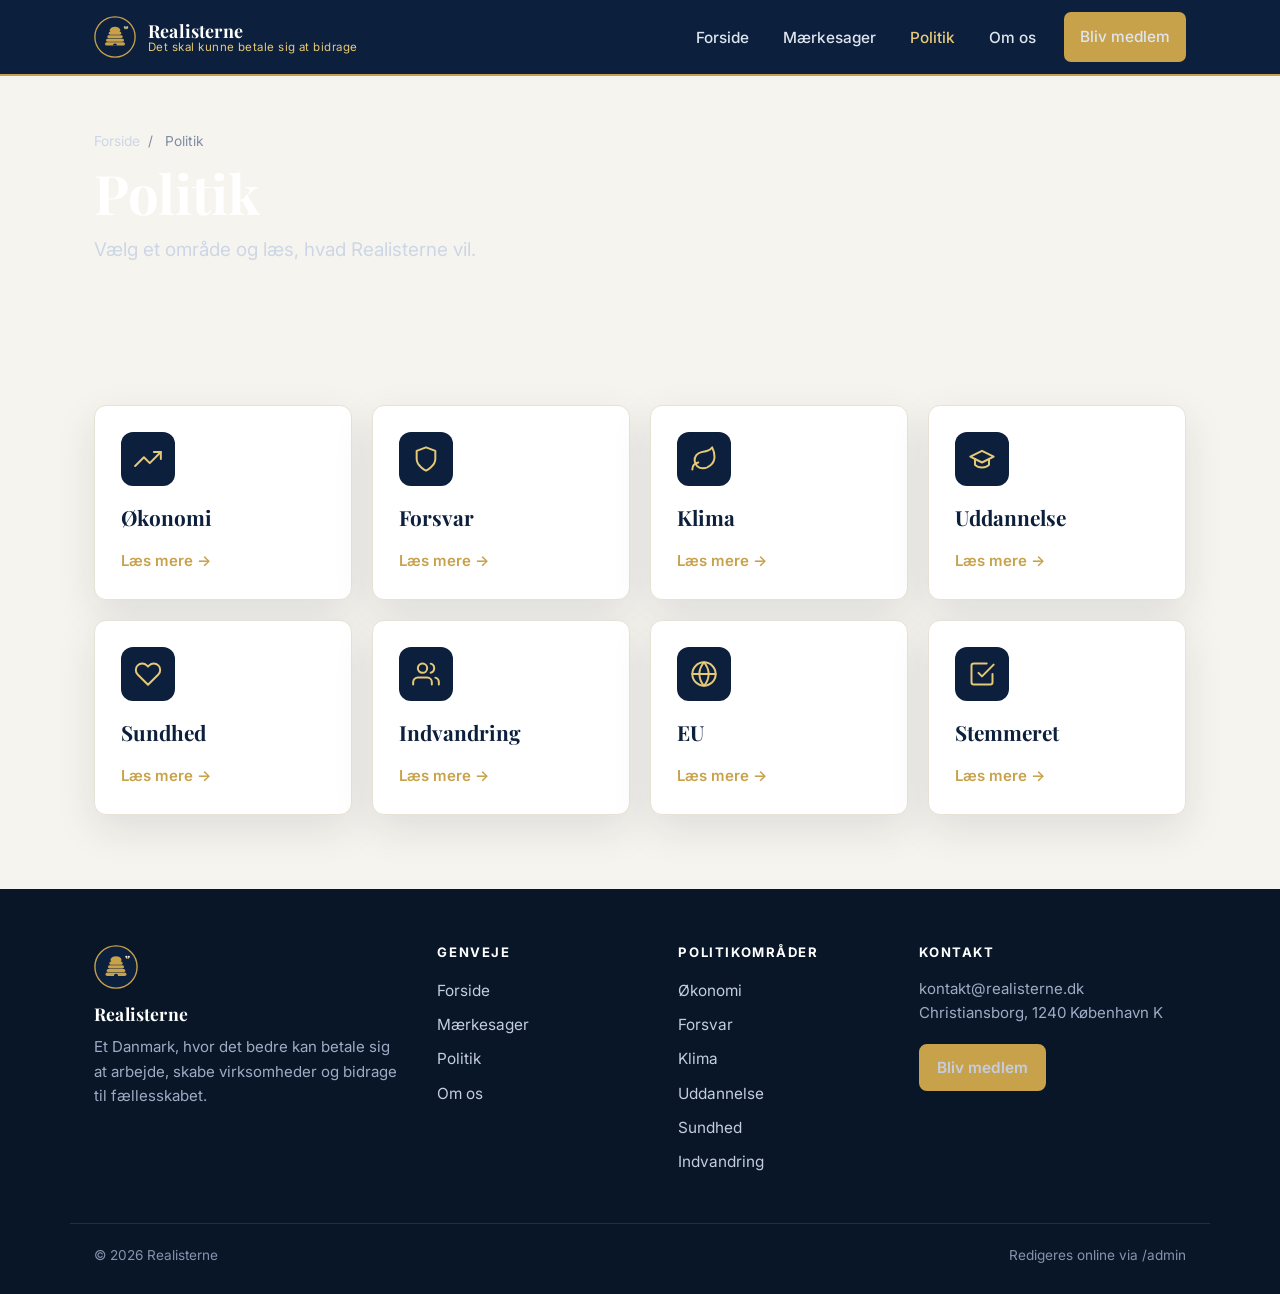
<file: politik.html>
<!DOCTYPE html>
<html lang="da">
<head>
<meta charset="utf-8">
<meta name="viewport" content="width=device-width, initial-scale=1">
<meta name="description" content="Realisternes politik på alle områder.">
<title>Politik | Realisterne</title>
<link rel="icon" href="assets/logo.svg">
<link rel="preconnect" href="https://fonts.googleapis.com">
<link rel="preconnect" href="https://fonts.gstatic.com" crossorigin>
<link href="https://fonts.googleapis.com/css2?family=Inter:wght@400;500;600;700&family=Playfair+Display:wght@600;700;800&display=swap" rel="stylesheet">
<link rel="stylesheet" href="style.css">
</head>
<body>
<header class="site-header"><div class="container header-inner"><a class="brand" href="index.html"><img class="logo-mark" src="assets/logo.svg" data-logo alt="Realisterne logo"><span class="brand-text"><span class="brand-name" data-site="partyName">Realisterne</span><span class="brand-tag" data-site="tagline">Det skal kunne betale sig at bidrage</span></span></a><button class="nav-toggle" aria-label="Åbn menu"><span></span><span></span><span></span></button><nav class="site-nav"><ul><li><a href="index.html">Forside</a></li><li><a href="maerkesager.html">Mærkesager</a></li><li><a href="politik.html" class="active" aria-current="page">Politik</a></li><li><a href="om-os.html">Om os</a></li><li class="nav-cta"><a class="btn btn-gold btn-sm" href="om-os.html#medlem">Bliv medlem</a></li></ul></nav></div></header>
<main>
<div class="page-hero"><div class="container"><nav class="crumbs"><a href="index.html">Forside</a> <span>/</span> <span>Politik</span></nav><h1>Politik</h1><p class="lead">Vælg et område og læs, hvad Realisterne vil.</p></div></div><section class="section"><div class="container"><div class="policy-grid" data-politik-grid><a class="policy-card" href="politik-oekonomi.html"><span class="policy-icon"><svg class="ico" viewBox="0 0 24 24" fill="none" stroke="currentColor" stroke-width="1.7" stroke-linecap="round" stroke-linejoin="round" aria-hidden="true"><polyline points="23 6 13.5 15.5 8.5 10.5 1 18"/><polyline points="17 6 23 6 23 12"/></svg></span><span class="policy-title">Økonomi</span><span class="policy-arrow">Læs mere &rarr;</span></a><a class="policy-card" href="politik-forsvar.html"><span class="policy-icon"><svg class="ico" viewBox="0 0 24 24" fill="none" stroke="currentColor" stroke-width="1.7" stroke-linecap="round" stroke-linejoin="round" aria-hidden="true"><path d="M12 22s8-4 8-10V5l-8-3-8 3v7c0 6 8 10 8 10z"/></svg></span><span class="policy-title">Forsvar</span><span class="policy-arrow">Læs mere &rarr;</span></a><a class="policy-card" href="politik-klima.html"><span class="policy-icon"><svg class="ico" viewBox="0 0 24 24" fill="none" stroke="currentColor" stroke-width="1.7" stroke-linecap="round" stroke-linejoin="round" aria-hidden="true"><path d="M11 20A7 7 0 0 1 9.8 6.1C15.5 5 17 4.48 19 2c1 2 2 4.18 2 8 0 5.5-4.78 10-10 10z"/><path d="M2 21c0-3 1.85-5.36 5.08-6"/></svg></span><span class="policy-title">Klima</span><span class="policy-arrow">Læs mere &rarr;</span></a><a class="policy-card" href="politik-uddannelse.html"><span class="policy-icon"><svg class="ico" viewBox="0 0 24 24" fill="none" stroke="currentColor" stroke-width="1.7" stroke-linecap="round" stroke-linejoin="round" aria-hidden="true"><path d="M22 10L12 5 2 10l10 5 10-5z"/><path d="M6 12v5c3 3 9 3 12 0v-5"/></svg></span><span class="policy-title">Uddannelse</span><span class="policy-arrow">Læs mere &rarr;</span></a><a class="policy-card" href="politik-sundhed.html"><span class="policy-icon"><svg class="ico" viewBox="0 0 24 24" fill="none" stroke="currentColor" stroke-width="1.7" stroke-linecap="round" stroke-linejoin="round" aria-hidden="true"><path d="M20.84 4.61a5.5 5.5 0 0 0-7.78 0L12 5.67l-1.06-1.06a5.5 5.5 0 0 0-7.78 7.78l1.06 1.06L12 21.23l7.78-7.78 1.06-1.06a5.5 5.5 0 0 0 0-7.78z"/></svg></span><span class="policy-title">Sundhed</span><span class="policy-arrow">Læs mere &rarr;</span></a><a class="policy-card" href="politik-indvandring.html"><span class="policy-icon"><svg class="ico" viewBox="0 0 24 24" fill="none" stroke="currentColor" stroke-width="1.7" stroke-linecap="round" stroke-linejoin="round" aria-hidden="true"><path d="M17 21v-2a4 4 0 0 0-4-4H5a4 4 0 0 0-4 4v2"/><circle cx="9" cy="7" r="4"/><path d="M23 21v-2a4 4 0 0 0-3-3.87"/><path d="M16 3.13a4 4 0 0 1 0 7.75"/></svg></span><span class="policy-title">Indvandring</span><span class="policy-arrow">Læs mere &rarr;</span></a><a class="policy-card" href="politik-eu.html"><span class="policy-icon"><svg class="ico" viewBox="0 0 24 24" fill="none" stroke="currentColor" stroke-width="1.7" stroke-linecap="round" stroke-linejoin="round" aria-hidden="true"><circle cx="12" cy="12" r="10"/><line x1="2" y1="12" x2="22" y2="12"/><path d="M12 2a15.3 15.3 0 0 1 4 10 15.3 15.3 0 0 1-4 10 15.3 15.3 0 0 1-4-10 15.3 15.3 0 0 1 4-10z"/></svg></span><span class="policy-title">EU</span><span class="policy-arrow">Læs mere &rarr;</span></a><a class="policy-card" href="politik-stemmeret.html"><span class="policy-icon"><svg class="ico" viewBox="0 0 24 24" fill="none" stroke="currentColor" stroke-width="1.7" stroke-linecap="round" stroke-linejoin="round" aria-hidden="true"><polyline points="9 11 12 14 22 4"/><path d="M21 12v7a2 2 0 0 1-2 2H5a2 2 0 0 1-2-2V5a2 2 0 0 1 2-2h11"/></svg></span><span class="policy-title">Stemmeret</span><span class="policy-arrow">Læs mere &rarr;</span></a></div></div></section>
</main>
<footer class="site-footer"><div class="container footer-grid"><div class="footer-brand"><img class="logo-mark" src="assets/logo.svg" data-logo alt="Realisterne logo"><p class="brand-name" data-site="partyName">Realisterne</p><p class="footer-mission" data-site="footerMission">Et Danmark, hvor det bedre kan betale sig at arbejde, skabe virksomheder og bidrage til fællesskabet.</p></div><div class="footer-col"><h4>Genveje</h4><ul><li><a href="index.html">Forside</a></li><li><a href="maerkesager.html">Mærkesager</a></li><li><a href="politik.html">Politik</a></li><li><a href="om-os.html">Om os</a></li></ul></div><div class="footer-col"><h4>Politikområder</h4><ul><li><a href="politik-oekonomi.html">Økonomi</a></li><li><a href="politik-forsvar.html">Forsvar</a></li><li><a href="politik-klima.html">Klima</a></li><li><a href="politik-uddannelse.html">Uddannelse</a></li><li><a href="politik-sundhed.html">Sundhed</a></li><li><a href="politik-indvandring.html">Indvandring</a></li></ul></div><div class="footer-col"><h4>Kontakt</h4><p><span data-site="contactEmail">kontakt@realisterne.dk</span><br><span data-site="contactAddress">Christiansborg, 1240 København K</span></p><a class="btn btn-gold btn-sm" href="om-os.html#medlem">Bliv medlem</a></div></div><div class="footer-bottom container"><span>© 2026 <span data-site="partyName">Realisterne</span></span><span>Redigeres online via /admin</span></div></footer>
<script>var t=document.querySelector('.nav-toggle');if(t){t.addEventListener('click',function(){document.querySelector('.site-nav').classList.toggle('open');this.classList.toggle('active');});}</script>
<script src="js/render.js" defer></script>
</body>
</html>
</file>
<file: style.css>
:root{
  --navy:#0c1f3d; --navy-2:#102a52; --navy-deep:#081628;
  --gold:#c8a24b; --gold-2:#e6c977; --gold-soft:#efe2bf;
  --paper:#f6f4ee; --white:#ffffff; --ink:#16213a; --muted:#5b6577;
  --line:#e7e2d6; --shadow:0 14px 40px rgba(12,31,61,.10);
  --serif:'Playfair Display',Georgia,'Times New Roman',serif;
  --sans:'Inter',-apple-system,BlinkMacSystemFont,'Segoe UI',Roboto,Arial,sans-serif;
}
*{box-sizing:border-box}
html{scroll-behavior:smooth}
body{margin:0;font-family:var(--sans);color:var(--ink);background:var(--paper);line-height:1.65;-webkit-font-smoothing:antialiased}
img{max-width:100%}
a{color:var(--navy-2);text-decoration:none}
h1,h2,h3,h4{font-family:var(--serif);color:var(--navy);line-height:1.15;margin:0 0 .5em;font-weight:700}
h1{font-size:clamp(2.1rem,5vw,3.4rem)}
h2{font-size:clamp(1.6rem,3.2vw,2.3rem)}
p{margin:0 0 1.1rem}
.container{width:100%;max-width:1140px;margin:0 auto;padding:0 24px}
.narrow{max-width:760px}
.center{text-align:center;margin-left:auto;margin-right:auto}
.lead{font-size:1.18rem;color:#33405a}
.kicker{font-family:var(--sans);text-transform:uppercase;letter-spacing:.16em;font-size:.78rem;font-weight:700;color:var(--gold);margin:0 0 .8rem}
.kicker.gold{color:var(--gold-2)}

/* ---- header ---- */
.site-header{position:sticky;top:0;z-index:50;background:var(--navy);border-bottom:2px solid var(--gold)}
.header-inner{display:flex;align-items:center;justify-content:space-between;gap:18px;min-height:74px}
.brand{display:flex;align-items:center;gap:12px}
.logo-mark{width:42px;height:42px;flex:none}
.brand-text{display:flex;flex-direction:column;line-height:1.1}
.brand-name{font-family:var(--serif);font-weight:700;color:#fff;font-size:1.12rem;letter-spacing:.01em}
.brand-tag{font-size:.72rem;color:var(--gold-2);letter-spacing:.04em}
.site-nav ul{list-style:none;display:flex;align-items:center;gap:6px;margin:0;padding:0}
.site-nav a{color:#dfe5ef;font-weight:500;font-size:.96rem;padding:10px 14px;border-radius:7px;transition:.18s}
.site-nav a:hover{color:#fff;background:rgba(255,255,255,.07)}
.site-nav a.active{color:var(--gold-2)}
.nav-cta{margin-left:8px}
.nav-toggle{display:none;flex-direction:column;gap:5px;background:none;border:0;cursor:pointer;padding:8px}
.nav-toggle span{width:24px;height:2px;background:var(--gold-2);border-radius:2px;transition:.2s}
.nav-toggle.active span:nth-child(1){transform:translateY(7px) rotate(45deg)}
.nav-toggle.active span:nth-child(2){opacity:0}
.nav-toggle.active span:nth-child(3){transform:translateY(-7px) rotate(-45deg)}

/* ---- buttons ---- */
.btn{display:inline-block;font-family:var(--sans);font-weight:600;font-size:1rem;padding:13px 26px;border-radius:8px;cursor:pointer;border:2px solid transparent;transition:.18s;text-align:center}
.btn-sm{padding:9px 16px;font-size:.9rem}
.btn-lg{padding:16px 34px;font-size:1.08rem}
.btn-block{display:block;width:100%}
.btn-gold{background:var(--gold);color:var(--navy);border-color:var(--gold)}
.btn-gold:hover{background:var(--gold-2);border-color:var(--gold-2);color:var(--navy-deep)}
.btn-outline{background:transparent;color:#fff;border-color:rgba(255,255,255,.55)}
.btn-outline:hover{border-color:var(--gold-2);color:var(--gold-2)}

/* ---- hero ---- */
.hero{position:relative;overflow:hidden;background:radial-gradient(120% 140% at 80% -10%,var(--navy-2) 0%,var(--navy) 45%,var(--navy-deep) 100%);color:#fff;padding:96px 0 104px}
.hero-inner{position:relative;z-index:2;max-width:820px}
.hero .eyebrow{text-transform:uppercase;letter-spacing:.22em;font-size:.82rem;font-weight:700;color:var(--gold-2);margin:0 0 1.1rem}
.hero h1{color:#fff;font-size:clamp(2.4rem,6vw,4rem);margin-bottom:1.1rem}
.hero-sub{font-size:1.28rem;color:#cdd6e6;max-width:620px;margin-bottom:2rem}
.hero-actions{display:flex;gap:14px;flex-wrap:wrap}
.hero-crown{position:absolute;right:-60px;top:50%;transform:translateY(-50%);width:520px;height:520px;opacity:.06;z-index:1}
.hero-crown .logo-mark{width:100%;height:100%}

/* ---- sections ---- */
.section{padding:74px 0}
.section-alt{background:var(--white);border-top:1px solid var(--line);border-bottom:1px solid var(--line)}
.section-head{display:flex;align-items:flex-end;justify-content:space-between;flex-wrap:wrap;gap:12px;margin-bottom:34px}
.section-head h2{margin:0}
.head-link{font-weight:600;color:var(--navy-2);white-space:nowrap}
.head-link:hover{color:var(--gold)}
.idea-section .big-quote{font-size:clamp(1.7rem,3.6vw,2.6rem);margin:0 0 1.2rem}
.kicker+.big-quote{margin-top:0}

/* ---- maerkesag grid (forside) ---- */
.m-grid{display:grid;grid-template-columns:repeat(auto-fit,minmax(250px,1fr));gap:22px}
.m-card{background:var(--white);border:1px solid var(--line);border-top:3px solid var(--gold);border-radius:12px;padding:28px 24px;box-shadow:var(--shadow);transition:.2s}
.m-card:hover{transform:translateY(-4px)}
.m-num{display:inline-flex;align-items:center;justify-content:center;width:38px;height:38px;border-radius:50%;background:var(--navy);color:var(--gold-2);font-family:var(--serif);font-weight:700;margin-bottom:14px}
.m-card h3{font-size:1.18rem;margin-bottom:.5rem}
.m-card p{margin:0;color:var(--muted);font-size:.98rem}

/* ---- policy grid ---- */
.policy-grid{display:grid;grid-template-columns:repeat(auto-fit,minmax(248px,1fr));gap:20px}
.policy-card{display:flex;flex-direction:column;gap:14px;background:var(--white);border:1px solid var(--line);border-radius:12px;padding:26px;transition:.2s;box-shadow:var(--shadow)}
.policy-card:hover{transform:translateY(-4px);border-color:var(--gold)}
.policy-icon{display:inline-flex;align-items:center;justify-content:center;width:54px;height:54px;border-radius:12px;background:var(--navy);color:var(--gold-2)}
.policy-icon .ico{width:28px;height:28px}
.policy-title{font-family:var(--serif);font-weight:700;font-size:1.3rem;color:var(--navy)}
.policy-arrow{margin-top:auto;color:var(--gold);font-weight:600;font-size:.94rem}

/* ---- PM section ---- */
.pm-section{background:linear-gradient(120% 120% at 0 0,var(--navy-2),var(--navy));color:#fff}
.pm-inner{display:flex;align-items:center;gap:48px;flex-wrap:wrap}
.pm-badge{flex:none;width:190px;height:190px;border-radius:50%;background:rgba(255,255,255,.04);border:2px solid var(--gold);display:flex;align-items:center;justify-content:center}
.pm-badge .logo-mark{width:120px;height:120px}
.pm-text{flex:1;min-width:280px}
.pm-text h2{color:#fff;font-size:2.6rem;margin-bottom:.6rem}
.pm-text .lead{color:#cdd6e6}

/* ---- cta band ---- */
.cta-band{background:var(--gold-soft)}
.cta-band h2{margin-bottom:.6rem}
.cta-band .lead{color:#4a4327;margin-bottom:1.8rem}

/* ---- page hero (interior) ---- */
.page-hero{background:linear-gradient(120% 140% at 85% -20%,var(--navy-2),var(--navy) 60%,var(--navy-deep));color:#fff;padding:54px 0 48px}
.page-hero h1{color:#fff;margin:.4rem 0 .6rem}
.page-hero .lead{color:#cdd6e6;max-width:640px}
.crumbs{font-size:.86rem;color:#a9b6cd;margin-bottom:.6rem}
.crumbs a{color:#cdd6e6}
.crumbs a:hover{color:var(--gold-2)}
.crumbs span{color:#7f8ca6;margin:0 4px}
.policy-hero-head{display:flex;align-items:center;gap:18px}
.policy-hero-icon{display:inline-flex;align-items:center;justify-content:center;width:64px;height:64px;border-radius:14px;background:rgba(255,255,255,.06);border:1px solid rgba(230,201,119,.4);color:var(--gold-2)}
.ico-lg{width:34px;height:34px}

/* ---- maerkesager rows ---- */
.ms-row{display:flex;gap:26px;padding:30px 0;border-bottom:1px solid var(--line)}
.ms-row:last-child{border-bottom:0}
.ms-num{font-family:var(--serif);font-weight:800;font-size:2.4rem;color:var(--gold);line-height:1;min-width:64px}
.ms-body h2{font-size:1.5rem;margin-bottom:.4rem}
.ms-body p{margin:0;color:#3a4663;font-size:1.05rem}

/* ---- policy detail layout ---- */
.policy-layout{display:grid;grid-template-columns:1fr 320px;gap:44px;padding-top:54px;padding-bottom:64px;align-items:start}
.policy-block{margin-bottom:34px}
.policy-block h2{font-size:1.5rem;border-left:4px solid var(--gold);padding-left:14px}
.check-list,.cross-list{list-style:none;margin:0 0 1rem;padding:0}
.check-list li,.cross-list li{position:relative;padding:8px 0 8px 38px;font-size:1.07rem;color:#2b3654;border-bottom:1px solid var(--line)}
.check-list li:last-child,.cross-list li:last-child{border-bottom:0}
.check-list li::before{content:"";position:absolute;left:6px;top:14px;width:16px;height:9px;border-left:3px solid var(--gold);border-bottom:3px solid var(--gold);transform:rotate(-45deg)}
.cross-list li::before{content:"\00d7";position:absolute;left:4px;top:6px;width:20px;height:20px;color:#b23b3b;font-size:1.5rem;font-weight:700;line-height:1}
.tag-row{display:flex;gap:12px;flex-wrap:wrap}
.tag{background:var(--navy);color:var(--gold-2);padding:8px 18px;border-radius:30px;font-weight:600;font-size:.95rem;letter-spacing:.02em}
.policy-foot-cta{margin-top:18px}
.link-back{font-weight:600;color:var(--navy-2)}
.link-back:hover{color:var(--gold)}

/* ---- sidebar ---- */
.policy-sidebar{position:sticky;top:96px;display:flex;flex-direction:column;gap:20px}
.sidebar-card,.sidebar-cta{background:var(--white);border:1px solid var(--line);border-radius:12px;padding:22px}
.sidebar-card h3,.sidebar-cta h3{font-size:1.05rem;margin-bottom:.8rem}
.sidebar-card ul{list-style:none;margin:0;padding:0}
.sidebar-card li{border-bottom:1px solid var(--line)}
.sidebar-card li:last-child{border-bottom:0}
.sidebar-card a{display:block;padding:10px 8px;color:#33405a;font-weight:500;border-radius:6px}
.sidebar-card a:hover{background:var(--paper);color:var(--navy)}
.sidebar-card li.active a{color:var(--gold);font-weight:700}
.sidebar-cta{background:var(--navy);color:#fff}
.sidebar-cta h3{color:#fff}
.sidebar-cta p{color:#cdd6e6;font-size:.96rem}

/* ---- join form ---- */
.join-form{max-width:440px;margin:24px auto 0;text-align:left}
.form-row{margin-bottom:14px}
.join-form input{width:100%;padding:14px 16px;border:1px solid var(--line);border-radius:8px;font-family:var(--sans);font-size:1rem;background:#fff}
.join-form input:focus{outline:2px solid var(--gold);border-color:var(--gold)}
.form-note{text-align:center;color:var(--muted);font-size:.85rem;margin-top:12px}

/* ---- footer ---- */
.site-footer{background:var(--navy-deep);color:#c4cde0;margin-top:0}
.footer-grid{display:grid;grid-template-columns:1.5fr 1fr 1fr 1.3fr;gap:36px;padding-top:56px;padding-bottom:40px}
.footer-brand .logo-mark{width:44px;height:44px;margin-bottom:10px}
.footer-brand .brand-name{font-size:1.1rem;margin:0 0 .4rem}
.footer-mission{font-size:.94rem;color:#9fabc4}
.footer-col h4{color:#fff;font-family:var(--sans);font-size:.82rem;letter-spacing:.12em;text-transform:uppercase;margin-bottom:1rem}
.footer-col ul{list-style:none;margin:0;padding:0}
.footer-col li{margin-bottom:.5rem}
.footer-col a{color:#c4cde0;font-size:.96rem}
.footer-col a:hover{color:var(--gold-2)}
.footer-col p{font-size:.94rem;color:#9fabc4}
.footer-bottom{display:flex;justify-content:space-between;flex-wrap:wrap;gap:8px;padding-top:20px;padding-bottom:28px;border-top:1px solid rgba(255,255,255,.1);font-size:.85rem;color:#8593ae}

/* ---- responsive ---- */
@media(max-width:860px){
  .nav-toggle{display:flex}
  .site-nav{position:absolute;top:100%;left:0;right:0;background:var(--navy);border-bottom:2px solid var(--gold);max-height:0;overflow:hidden;transition:max-height .28s ease}
  .site-nav.open{max-height:420px}
  .site-nav ul{flex-direction:column;align-items:stretch;gap:0;padding:10px 16px 18px}
  .site-nav a{padding:13px 10px;border-radius:6px}
  .nav-cta{margin:8px 0 0}
  .nav-cta a{display:block}
  .policy-layout{grid-template-columns:1fr}
  .policy-sidebar{position:static;order:2;margin-top:10px}
  .footer-grid{grid-template-columns:1fr 1fr}
}
@media(max-width:560px){
  .section{padding:54px 0}
  .hero{padding:70px 0 76px}
  .pm-inner{gap:28px}
  .footer-grid{grid-template-columns:1fr}
  .ms-row{flex-direction:column;gap:8px}
  .section-head{flex-direction:column;align-items:flex-start}
}

/* logo as <img> */
img.logo-mark{display:block;object-fit:contain}
.hero-crown img.logo-mark,.pm-badge img.logo-mark{width:100%;height:100%}
/* hvorfor-liste */
.hvorfor-list{display:inline-block;text-align:left;max-width:640px;margin:1.4rem auto 0}
.hvorfor-list li{font-size:1.12rem}
</file>
